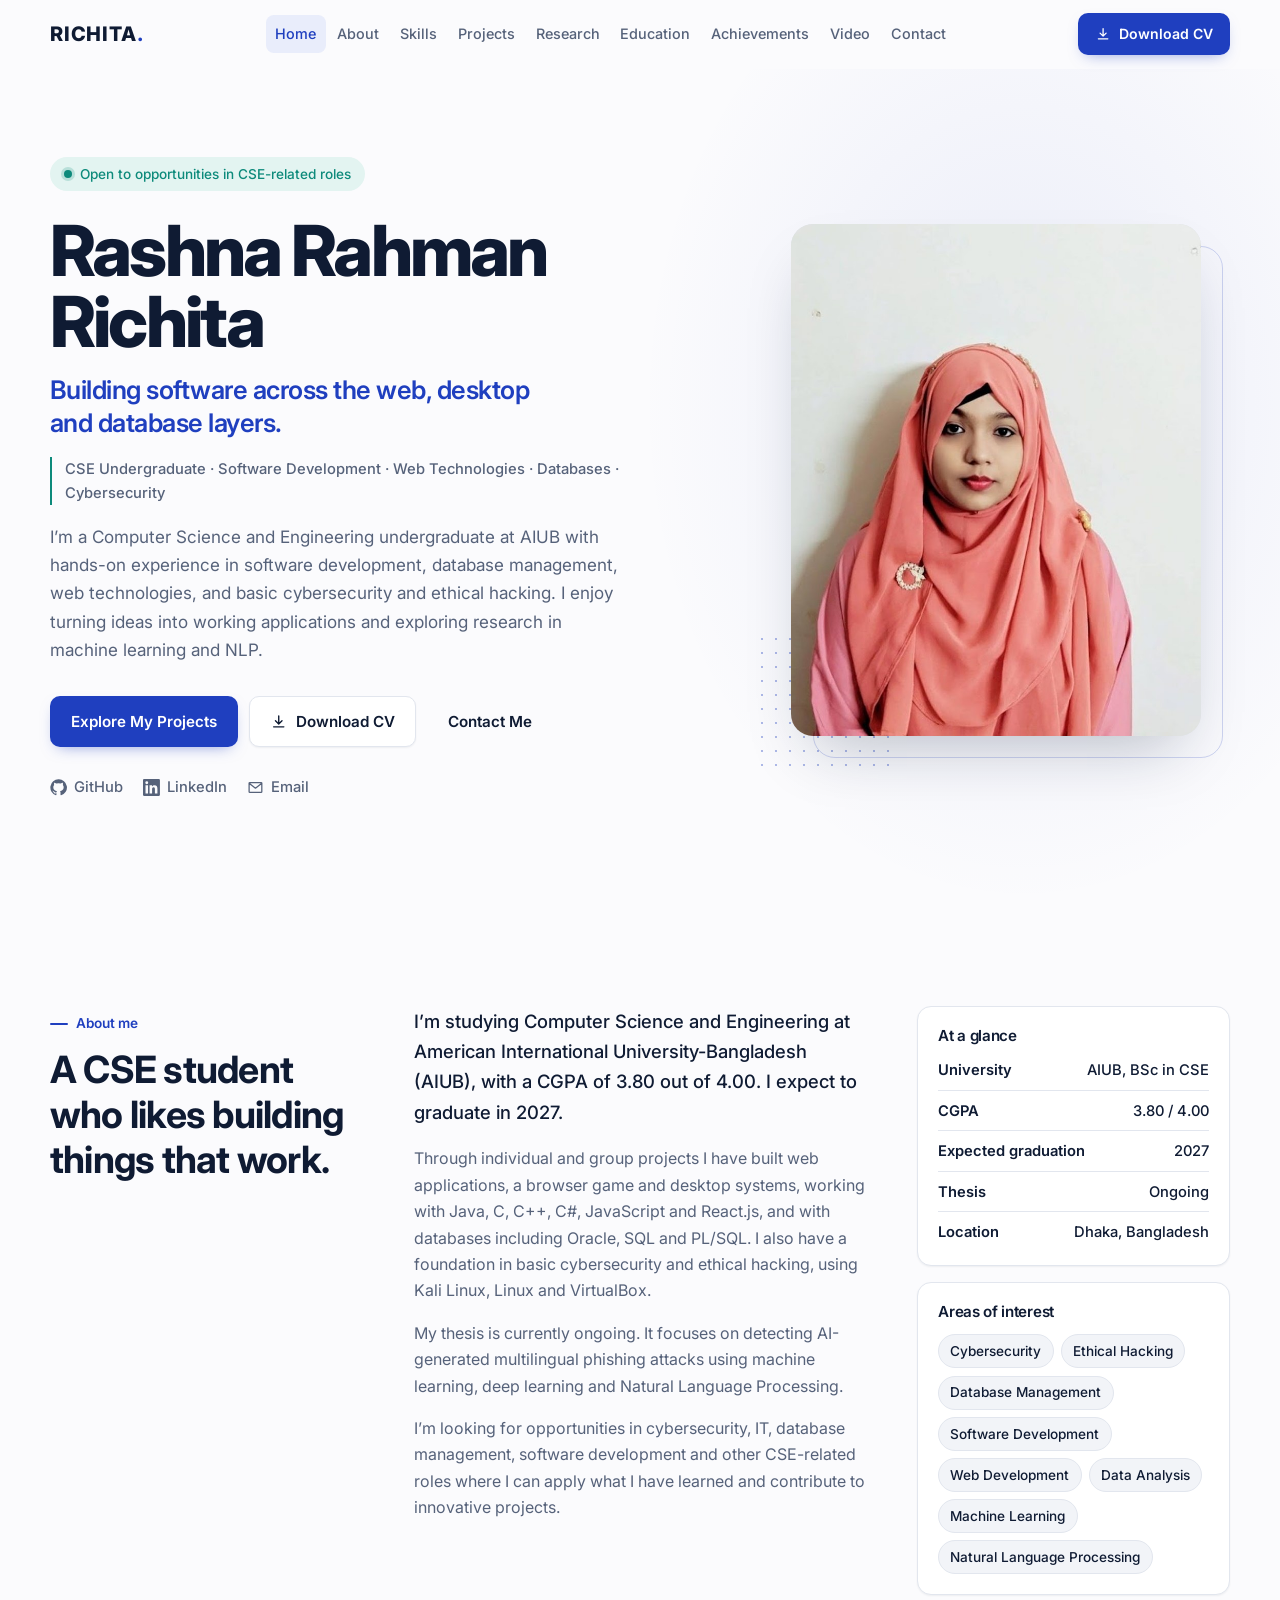
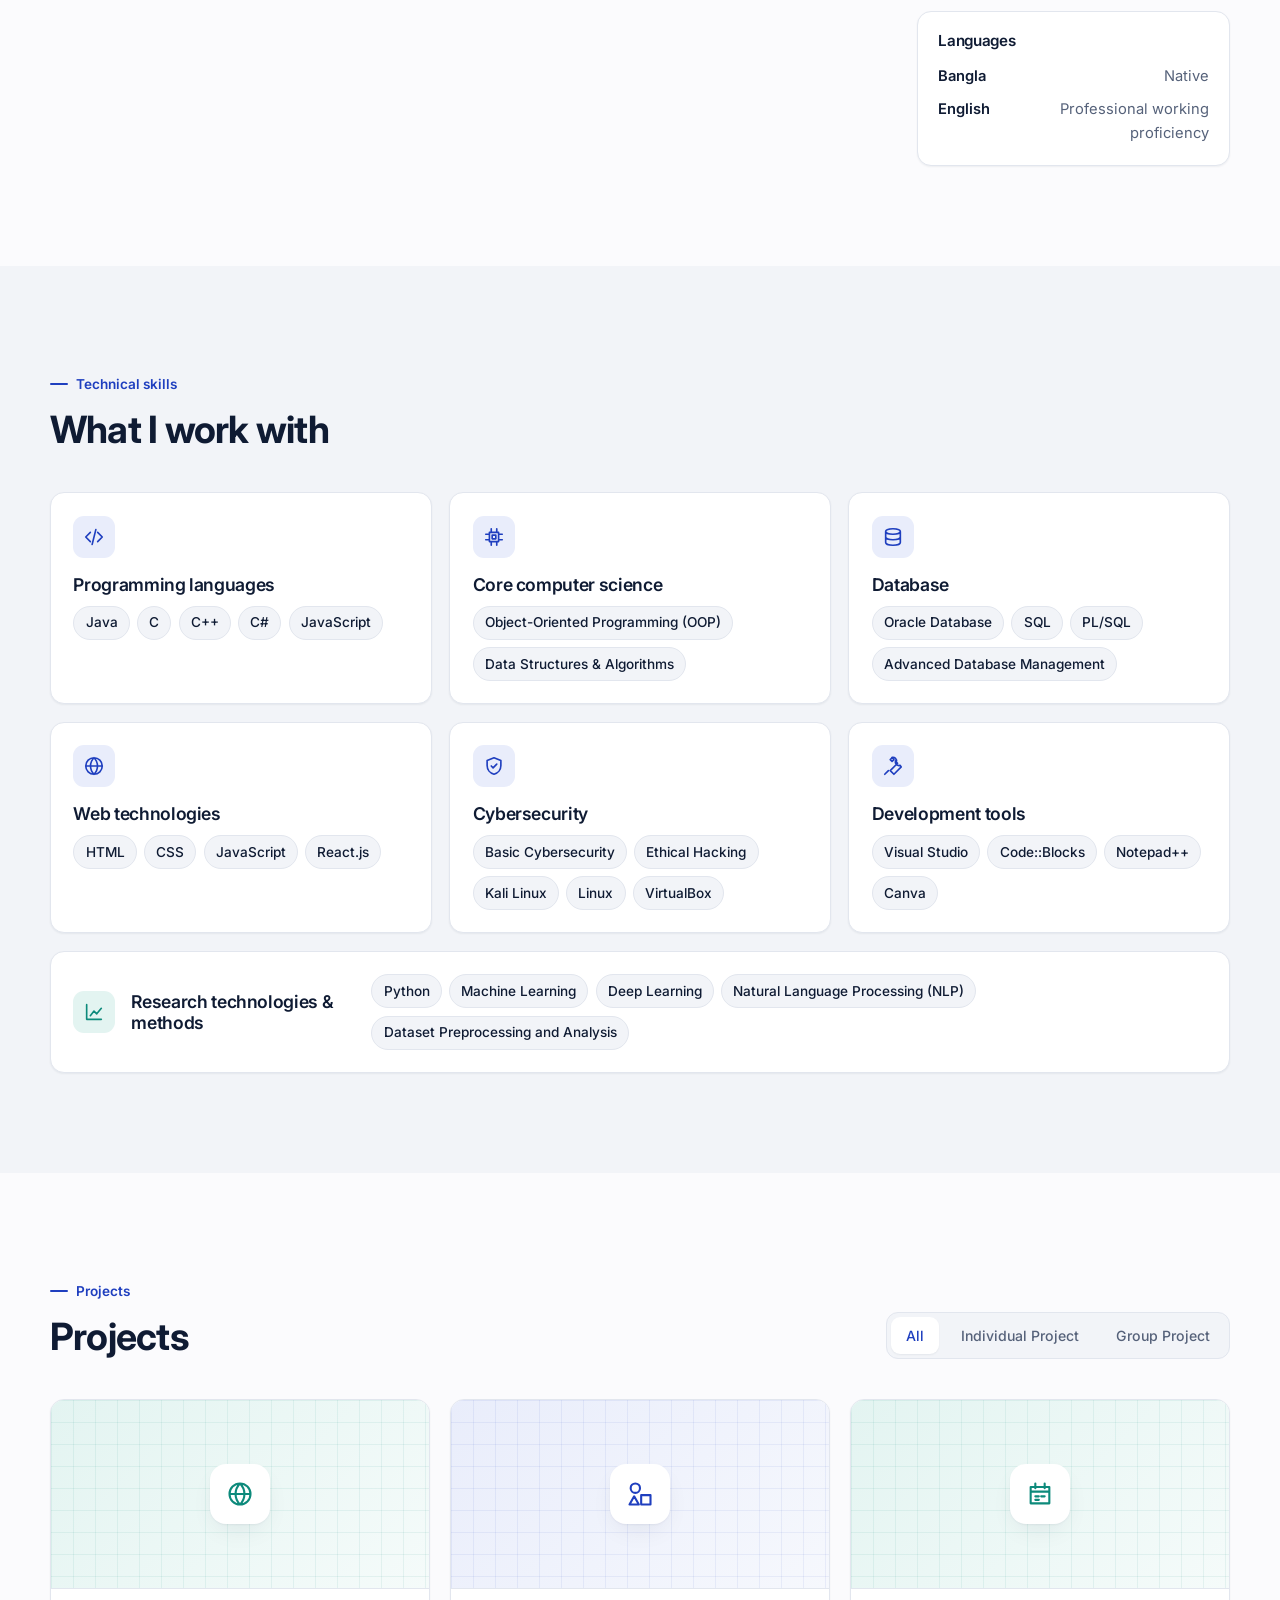
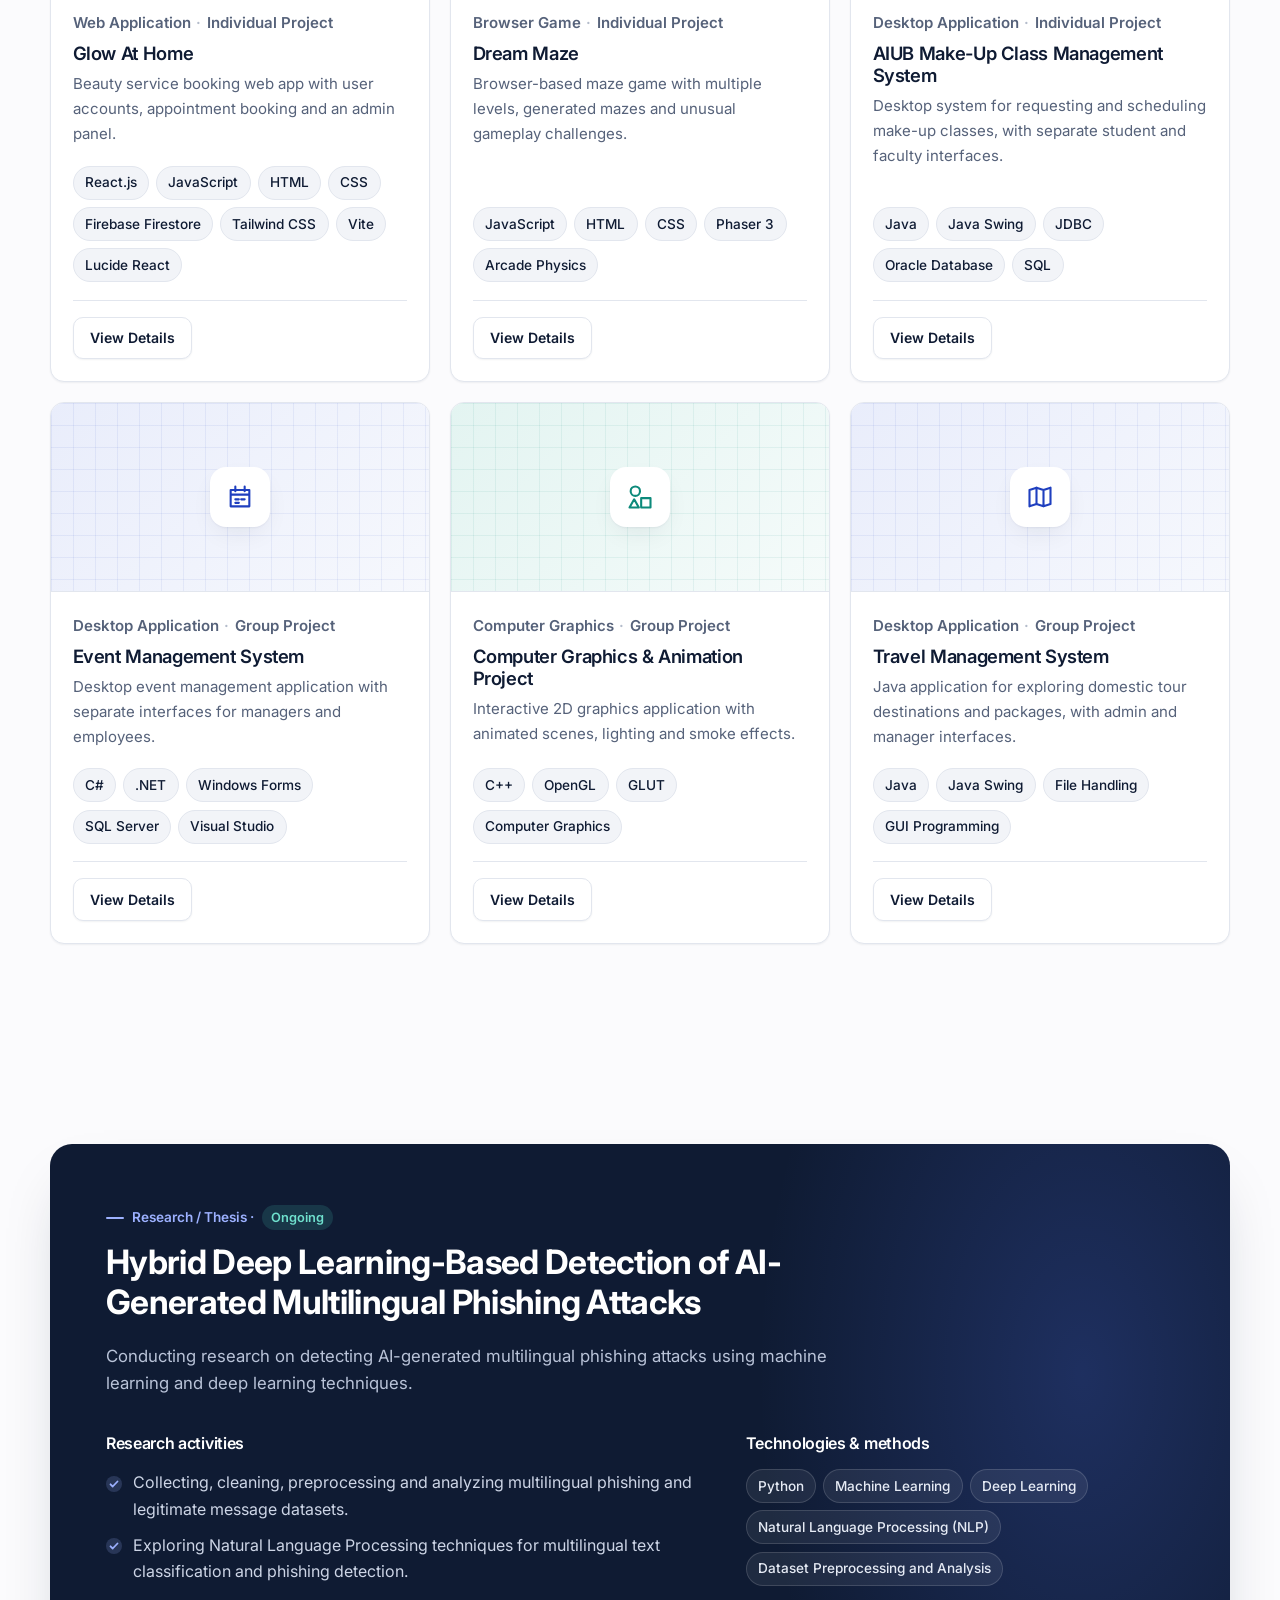
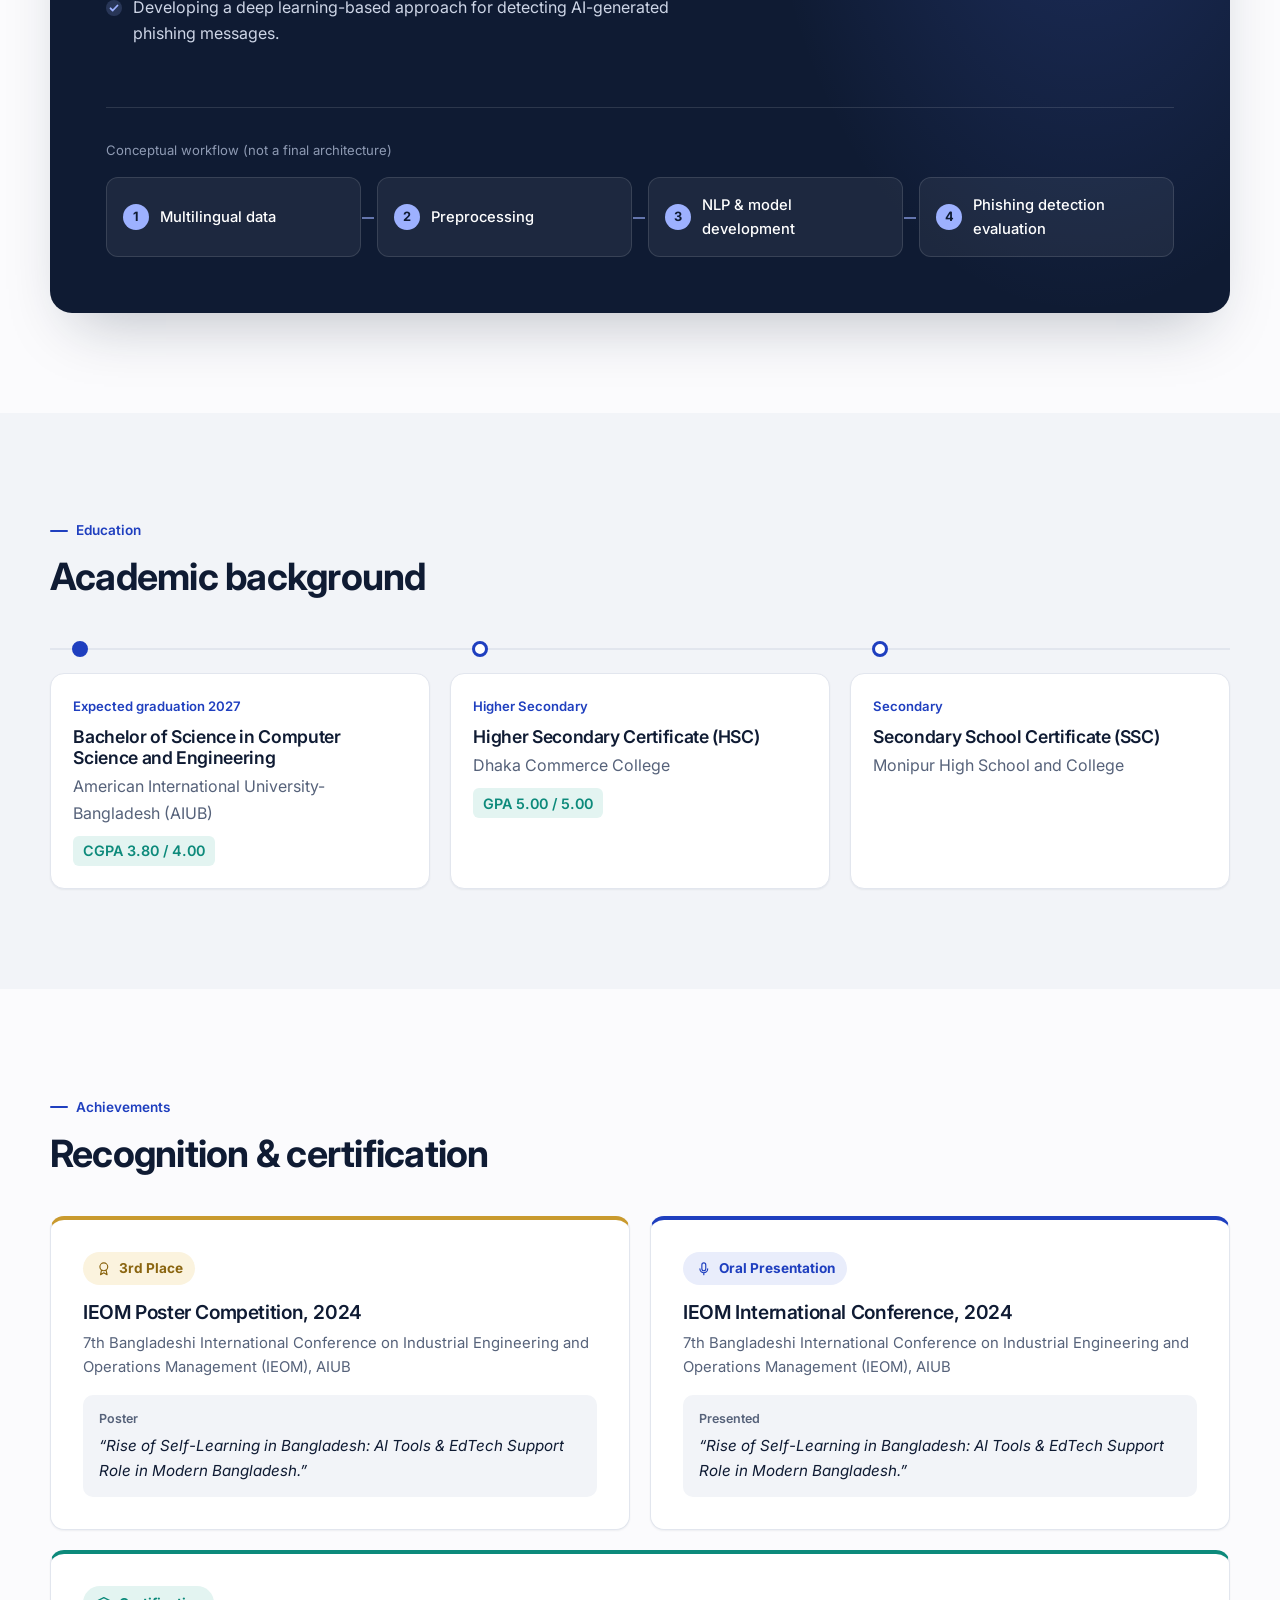
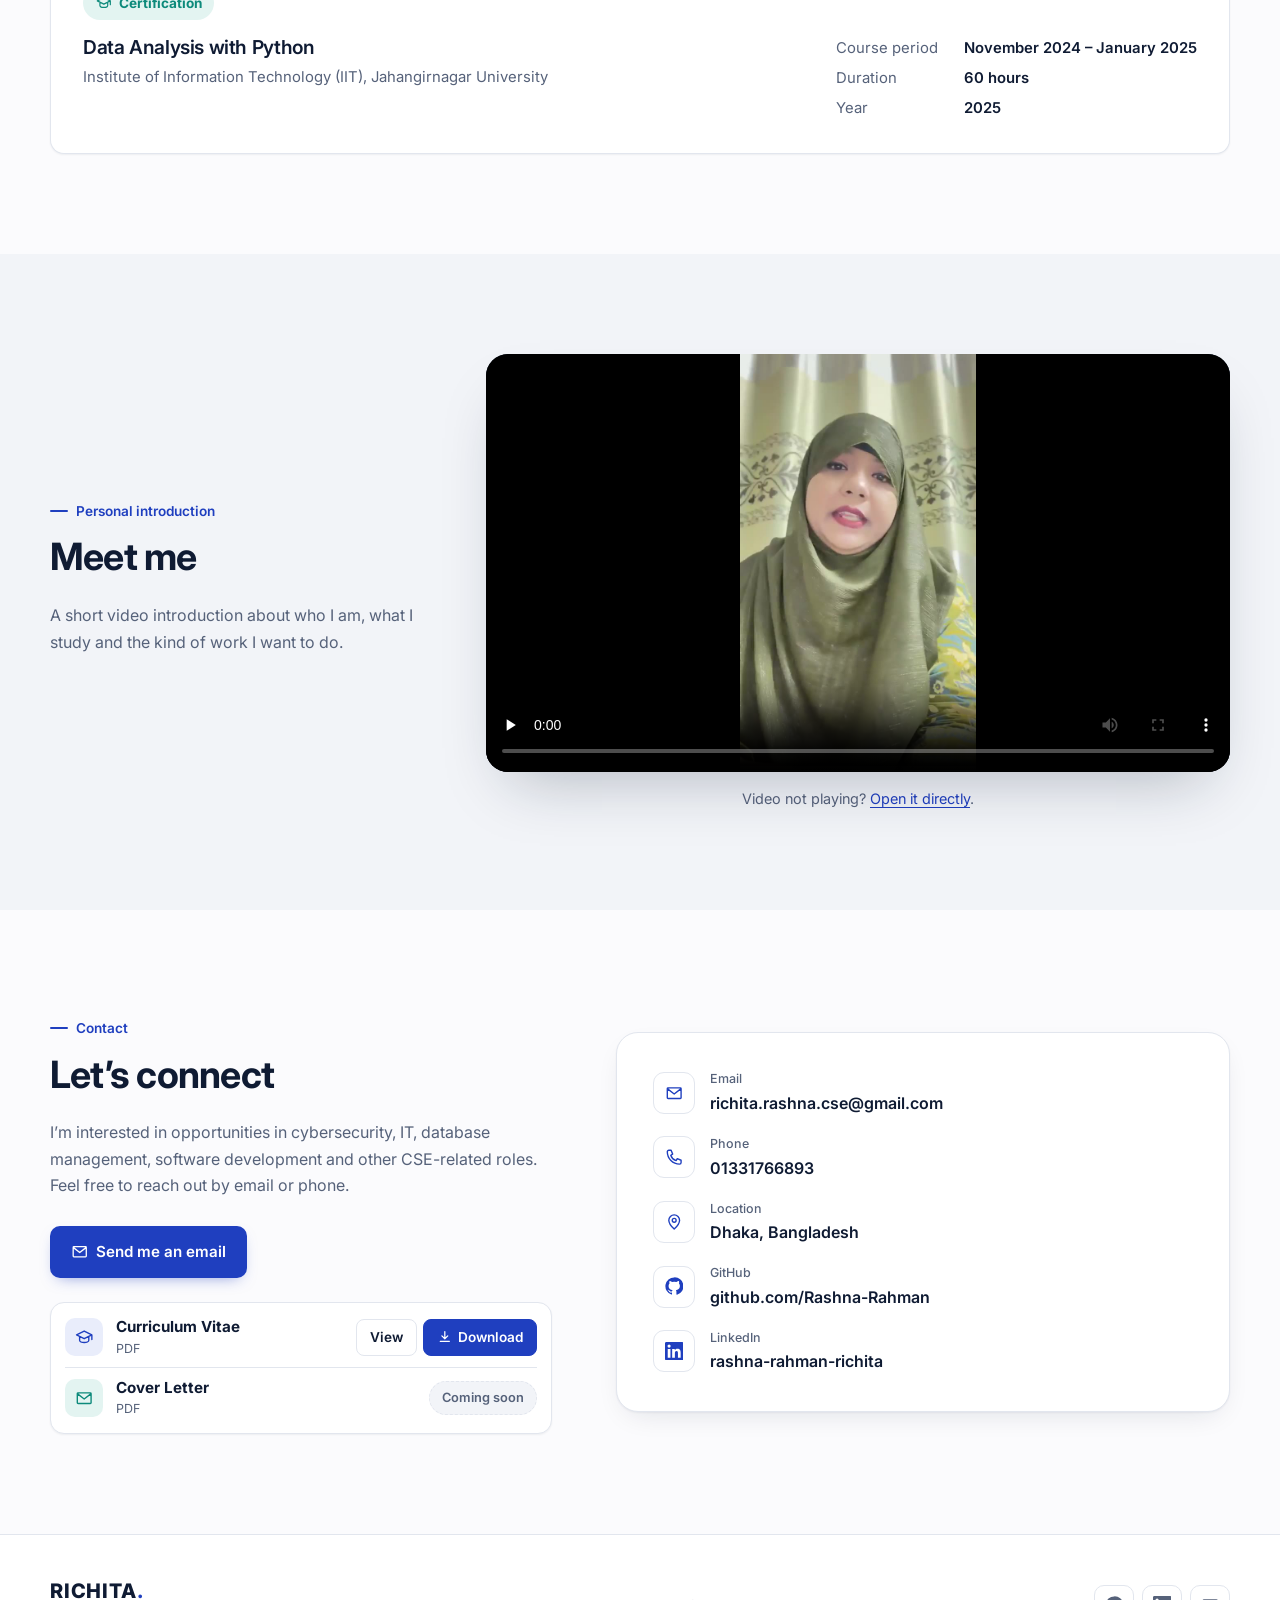
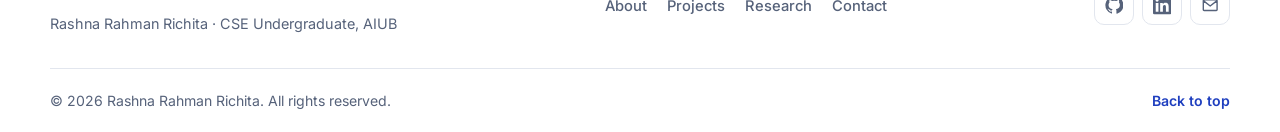
<file: index.html>
<!DOCTYPE html>
<html lang="en">
<head>
  <meta charset="UTF-8">
  <meta name="viewport" content="width=device-width, initial-scale=1">
  <title>Rashna Rahman Richita | CSE Undergraduate, AIUB</title>
  <meta name="description" content="Portfolio of Rashna Rahman Richita, Computer Science and Engineering undergraduate at AIUB with interests in software development, web technologies, databases and cybersecurity.">

  <!-- Open Graph (edit these if you change your name or host the site) -->
  <meta property="og:type" content="website">
  <meta property="og:title" content="Rashna Rahman Richita | CSE Undergraduate">
  <meta property="og:description" content="Software development, web technologies, databases, cybersecurity and research on multilingual phishing detection.">
  <meta property="og:image" content="profile.jpg">

  <link rel="icon" type="image/svg+xml" href="favicon.svg">

  <!-- Font: Inter. If offline, system fonts are used automatically. -->
  <link rel="preconnect" href="https://fonts.googleapis.com">
  <link rel="preconnect" href="https://fonts.gstatic.com" crossorigin>
  <link href="https://fonts.googleapis.com/css2?family=Inter:wght@400;500;600;700;800&display=swap" rel="stylesheet">

  <link rel="stylesheet" href="style.css?v=3">
  <script>document.documentElement.classList.add("js");</script>
</head>
<body>

<!-- ============ ICON SET (inline SVG, no external library needed) ============ -->
<svg width="0" height="0" style="position:absolute" aria-hidden="true">
  <symbol id="i-github" viewBox="0 0 24 24"><path fill="currentColor" d="M12 .5a11.5 11.5 0 0 0-3.64 22.41c.58.11.79-.25.79-.56v-2c-3.2.7-3.88-1.37-3.88-1.37-.53-1.33-1.28-1.69-1.28-1.69-1.05-.71.08-.7.08-.7 1.16.08 1.77 1.19 1.77 1.19 1.03 1.77 2.71 1.26 3.37.96.1-.75.4-1.26.73-1.55-2.56-.29-5.25-1.28-5.25-5.69 0-1.26.45-2.29 1.19-3.1-.12-.29-.52-1.46.11-3.05 0 0 .97-.31 3.17 1.18a11 11 0 0 1 5.77 0c2.2-1.49 3.17-1.18 3.17-1.18.63 1.59.23 2.76.11 3.05.74.81 1.19 1.84 1.19 3.1 0 4.42-2.7 5.39-5.27 5.68.41.36.78 1.06.78 2.14v3.17c0 .31.21.68.8.56A11.5 11.5 0 0 0 12 .5Z"/></symbol>
  <symbol id="i-linkedin" viewBox="0 0 24 24"><path fill="currentColor" d="M20.45 20.45h-3.56v-5.57c0-1.33-.02-3.04-1.85-3.04-1.86 0-2.14 1.45-2.14 2.94v5.67H9.35V9h3.41v1.56h.05c.48-.9 1.64-1.85 3.37-1.85 3.6 0 4.27 2.37 4.27 5.46v6.28ZM5.34 7.43a2.06 2.06 0 1 1 0-4.13 2.06 2.06 0 0 1 0 4.13ZM7.12 20.45H3.56V9h3.56v11.45ZM22.22 0H1.77C.79 0 0 .77 0 1.73v20.54C0 23.23.79 24 1.77 24h20.45c.98 0 1.78-.77 1.78-1.73V1.73C24 .77 23.2 0 22.22 0Z"/></symbol>
  <symbol id="i-mail" viewBox="0 0 24 24"><path fill="none" stroke="currentColor" stroke-width="1.8" stroke-linecap="round" stroke-linejoin="round" d="M4 5h16a1 1 0 0 1 1 1v12a1 1 0 0 1-1 1H4a1 1 0 0 1-1-1V6a1 1 0 0 1 1-1Zm-1 1 9 7 9-7"/></symbol>
  <symbol id="i-phone" viewBox="0 0 24 24"><path fill="none" stroke="currentColor" stroke-width="1.8" stroke-linecap="round" stroke-linejoin="round" d="M5 3h3l2 5-2.5 1.5a11 11 0 0 0 7 7L16 14l5 2v3a2 2 0 0 1-2 2A16 16 0 0 1 3 5a2 2 0 0 1 2-2Z"/></symbol>
  <symbol id="i-pin" viewBox="0 0 24 24"><path fill="none" stroke="currentColor" stroke-width="1.8" stroke-linecap="round" stroke-linejoin="round" d="M12 21s-7-6.2-7-11.5a7 7 0 0 1 14 0C19 14.8 12 21 12 21Zm0-9a2.5 2.5 0 1 0 0-5 2.5 2.5 0 0 0 0 5Z"/></symbol>
  <symbol id="i-download" viewBox="0 0 24 24"><path fill="none" stroke="currentColor" stroke-width="1.9" stroke-linecap="round" stroke-linejoin="round" d="M12 4v11m0 0-4.5-4.5M12 15l4.5-4.5M5 19h14"/></symbol>
  <symbol id="i-code" viewBox="0 0 24 24"><path fill="none" stroke="currentColor" stroke-width="1.8" stroke-linecap="round" stroke-linejoin="round" d="m8 7-5 5 5 5m8-10 5 5-5 5M14 4l-4 16"/></symbol>
  <symbol id="i-cpu" viewBox="0 0 24 24"><path fill="none" stroke="currentColor" stroke-width="1.8" stroke-linecap="round" stroke-linejoin="round" d="M7 7h10v10H7zM10 10h4v4h-4zM9 3v4m6-4v4M9 17v4m6-4v4M3 9h4m-4 6h4m10-6h4m-4 6h4"/></symbol>
  <symbol id="i-db" viewBox="0 0 24 24"><path fill="none" stroke="currentColor" stroke-width="1.8" stroke-linecap="round" stroke-linejoin="round" d="M4 6c0-1.66 3.58-3 8-3s8 1.34 8 3-3.58 3-8 3-8-1.34-8-3Zm0 0v12c0 1.66 3.58 3 8 3s8-1.34 8-3V6M4 12c0 1.66 3.58 3 8 3s8-1.34 8-3"/></symbol>
  <symbol id="i-globe" viewBox="0 0 24 24"><path fill="none" stroke="currentColor" stroke-width="1.8" stroke-linecap="round" stroke-linejoin="round" d="M12 21a9 9 0 1 0 0-18 9 9 0 0 0 0 18Zm-9-9h18M12 3c2.5 2.5 3.8 5.5 3.8 9S14.5 18.5 12 21c-2.5-2.5-3.8-5.5-3.8-9S9.5 5.5 12 3Z"/></symbol>
  <symbol id="i-shield" viewBox="0 0 24 24"><path fill="none" stroke="currentColor" stroke-width="1.8" stroke-linecap="round" stroke-linejoin="round" d="M12 3 4.5 6v5.5c0 4.6 3.1 8.4 7.5 9.5 4.4-1.1 7.5-4.9 7.5-9.5V6L12 3Zm-3 9 2 2 4-4"/></symbol>
  <symbol id="i-tool" viewBox="0 0 24 24"><path fill="none" stroke="currentColor" stroke-width="1.8" stroke-linecap="round" stroke-linejoin="round" d="M14.7 6.3a4 4 0 0 0 5 5L21 13l-8 8-4-4 8-8-1.3-1.3a4 4 0 0 0-5-5L13 5l-2 2-2-2 2.3-2.3M3 21l4-4"/></symbol>
  <symbol id="i-chart" viewBox="0 0 24 24"><path fill="none" stroke="currentColor" stroke-width="1.8" stroke-linecap="round" stroke-linejoin="round" d="M4 20V4m0 16h16M8 16l4-5 3 3 5-6"/></symbol>
  <symbol id="i-calendar" viewBox="0 0 24 24"><path fill="none" stroke="currentColor" stroke-width="1.8" stroke-linecap="round" stroke-linejoin="round" d="M4 6h16v14H4zM4 10h16M8 3v4m8-4v4M8 14h3m2 0h3m-8 3h3"/></symbol>
  <symbol id="i-shapes" viewBox="0 0 24 24"><path fill="none" stroke="currentColor" stroke-width="1.8" stroke-linecap="round" stroke-linejoin="round" d="M8 11a4 4 0 1 0 0-8 4 4 0 0 0 0 8Zm5 2h8v8h-8zM3 21l4-7 4 7z"/></symbol>
  <symbol id="i-map" viewBox="0 0 24 24"><path fill="none" stroke="currentColor" stroke-width="1.8" stroke-linecap="round" stroke-linejoin="round" d="m3 6 6-2 6 2 6-2v14l-6 2-6-2-6 2V6Zm6-2v14m6-12v14"/></symbol>
  <symbol id="i-award" viewBox="0 0 24 24"><path fill="none" stroke="currentColor" stroke-width="1.8" stroke-linecap="round" stroke-linejoin="round" d="M12 15a6 6 0 1 0 0-12 6 6 0 0 0 0 12Zm-3.5-1L7 21l5-3 5 3-1.5-7"/></symbol>
  <symbol id="i-mic" viewBox="0 0 24 24"><path fill="none" stroke="currentColor" stroke-width="1.8" stroke-linecap="round" stroke-linejoin="round" d="M12 3a3 3 0 0 0-3 3v6a3 3 0 0 0 6 0V6a3 3 0 0 0-3-3Zm-6 9a6 6 0 0 0 12 0m-6 6v3"/></symbol>
  <symbol id="i-bag" viewBox="0 0 24 24"><path fill="none" stroke="currentColor" stroke-width="1.8" stroke-linecap="round" stroke-linejoin="round" d="M5 8h14l-1 12H6L5 8Zm4 0V6a3 3 0 0 1 6 0v2"/></symbol>
  <symbol id="i-play" viewBox="0 0 24 24"><path fill="currentColor" d="M8 5.5v13a1 1 0 0 0 1.5.86l10.5-6.5a1 1 0 0 0 0-1.72L9.5 4.64A1 1 0 0 0 8 5.5Z"/></symbol>
  <symbol id="i-close" viewBox="0 0 24 24"><path fill="none" stroke="currentColor" stroke-width="2" stroke-linecap="round" d="M6 6l12 12M18 6 6 18"/></symbol>
  <symbol id="i-arrow-up" viewBox="0 0 24 24"><path fill="none" stroke="currentColor" stroke-width="2" stroke-linecap="round" stroke-linejoin="round" d="M12 19V5m-6 6 6-6 6 6"/></symbol>
  <symbol id="i-cap" viewBox="0 0 24 24"><path fill="none" stroke="currentColor" stroke-width="1.8" stroke-linecap="round" stroke-linejoin="round" d="M2 9l10-5 10 5-10 5L2 9Zm4 2v5c0 1.5 2.7 3 6 3s6-1.5 6-3v-5m4-2v6"/></symbol>
</svg>

<a class="skip-link" href="#main">Skip to content</a>

<!-- ======================= HEADER ======================= -->
<header class="header" id="header">
  <nav class="nav container" aria-label="Main">
    <a href="#home" class="wordmark" aria-label="Richita, back to top">RICHITA<span>.</span></a>

    <ul class="nav-links" id="nav-links">
      <li><a href="#home">Home</a></li>
      <li><a href="#about">About</a></li>
      <li><a href="#skills">Skills</a></li>
      <li><a href="#projects">Projects</a></li>
      <li><a href="#research">Research</a></li>
      <li><a href="#education">Education</a></li>
      <li><a href="#achievements">Achievements</a></li>
      <li><a href="#meet-me">Video</a></li>
      <li><a href="#contact">Contact</a></li>
      <li class="nav-cv-mobile"><a class="btn btn-primary btn-block" href="CV.pdf" download="Rashna_Rahman_Richita_CV.pdf" data-download>Download CV</a></li>
    </ul>

    <div class="nav-actions">
      <a class="btn btn-primary btn-sm nav-cv" href="CV.pdf" download="Rashna_Rahman_Richita_CV.pdf" data-download aria-label="Download CV (PDF)">
        <svg class="icon" aria-hidden="true"><use href="#i-download"/></svg>Download CV
      </a>
      <button class="menu-btn" id="menu-btn" type="button" aria-expanded="false" aria-controls="nav-links">
        <span class="menu-bar" aria-hidden="true"></span>
        <span class="sr-only">Open menu</span>
      </button>
    </div>
  </nav>
</header>

<main id="main">

  <!-- ======================= HERO ======================= -->
  <section class="hero" id="home">
    <div class="container hero-grid">
      <div class="hero-copy">
        <p class="availability"><span class="dot" aria-hidden="true"></span>Open to opportunities in CSE-related roles</p>
        <h1 class="hero-title">Rashna Rahman Richita</h1>
        <p class="hero-headline">Building software across the web, desktop and database layers.</p>
        <p class="hero-label">CSE Undergraduate · Software Development · Web Technologies · Databases · Cybersecurity</p>
        <p class="hero-text">
          I’m a Computer Science and Engineering undergraduate at AIUB with hands-on experience in
          software development, database management, web technologies, and basic cybersecurity and
          ethical hacking. I enjoy turning ideas into working applications and exploring research in
          machine learning and NLP.
        </p>

        <div class="hero-actions">
          <a href="#projects" class="btn btn-primary">Explore My Projects</a>
          <a href="CV.pdf" download="Rashna_Rahman_Richita_CV.pdf" data-download class="btn btn-outline">
            <svg class="icon" aria-hidden="true"><use href="#i-download"/></svg>Download CV
          </a>
          <!-- Cover letter button: appears automatically once DOCUMENTS.coverLetter is set in script.js -->
          <a href="Cover_Letter.pdf" download="Rashna_Rahman_Richita_Cover_Letter.pdf" data-download data-doc="cover" class="btn btn-outline" hidden>
            <svg class="icon" aria-hidden="true"><use href="#i-mail"/></svg>Cover Letter
          </a>
          <a href="#contact" class="btn btn-ghost">Contact Me</a>
        </div>

        <ul class="hero-social" aria-label="Profiles">
          <li><a data-config="github" href="#" target="_blank" rel="noopener" aria-label="GitHub profile"><svg class="icon" aria-hidden="true"><use href="#i-github"/></svg>GitHub</a></li>
          <li><a data-config="linkedin" href="#" target="_blank" rel="noopener" aria-label="LinkedIn profile"><svg class="icon" aria-hidden="true"><use href="#i-linkedin"/></svg>LinkedIn</a></li>
          <li><a data-config="email" href="#" aria-label="Send an email"><svg class="icon" aria-hidden="true"><use href="#i-mail"/></svg>Email</a></li>
        </ul>
      </div>

      <div class="hero-visual">
        <div class="portrait">
          <!-- Replace profile.jpg to change your photo -->
          <img src="profile.jpg" alt="Portrait of Rashna Rahman Richita" width="800" height="1000">
        </div>
      </div>
    </div>
  </section>

  <!-- ======================= ABOUT ======================= -->
  <section class="section" id="about" aria-labelledby="about-title">
    <div class="container about-grid">
      <div class="reveal">
        <p class="eyebrow">About me</p>
        <h2 id="about-title">A CSE student who likes building things that work.</h2>
      </div>

      <div class="about-text reveal">
        <p class="lead">I’m studying Computer Science and Engineering at American International University-Bangladesh (AIUB), with a CGPA of 3.80 out of 4.00. I expect to graduate in 2027.</p>
        <p>Through individual and group projects I have built web applications, a browser game and desktop systems, working with Java, C, C++, C#, JavaScript and React.js, and with databases including Oracle, SQL and PL/SQL. I also have a foundation in basic cybersecurity and ethical hacking, using Kali Linux, Linux and VirtualBox.</p>
        <p>My thesis is currently ongoing. It focuses on detecting AI-generated multilingual phishing attacks using machine learning, deep learning and Natural Language Processing.</p>
        <p>I’m looking for opportunities in cybersecurity, IT, database management, software development and other CSE-related roles where I can apply what I have learned and contribute to innovative projects.</p>
      </div>

      <div class="about-side reveal">
        <div class="mini-card">
          <h3>At a glance</h3>
          <dl class="lang glance">
            <div><dt>University</dt><dd>AIUB, BSc in CSE</dd></div>
            <div><dt>CGPA</dt><dd>3.80 / 4.00</dd></div>
            <div><dt>Expected graduation</dt><dd>2027</dd></div>
            <div><dt>Thesis</dt><dd>Ongoing</dd></div>
            <div><dt>Location</dt><dd>Dhaka, Bangladesh</dd></div>
          </dl>
        </div>
        <div class="mini-card">
          <h3>Areas of interest</h3>
          <ul class="chips">
            <li>Cybersecurity</li><li>Ethical Hacking</li><li>Database Management</li>
            <li>Software Development</li><li>Web Development</li><li>Data Analysis</li>
            <li>Machine Learning</li><li>Natural Language Processing</li>
          </ul>
        </div>
        <div class="mini-card">
          <h3>Languages</h3>
          <dl class="lang">
            <div><dt>Bangla</dt><dd>Native</dd></div>
            <div><dt>English</dt><dd>Professional working proficiency</dd></div>
          </dl>
        </div>
      </div>
    </div>
  </section>

  <!-- ======================= SKILLS ======================= -->
  <!-- To edit skills: change the <li> items inside each card. Copy a whole .skill-card to add a category. -->
  <section class="section section-alt" id="skills" aria-labelledby="skills-title">
    <div class="container">
      <div class="section-head reveal">
        <p class="eyebrow">Technical skills</p>
        <h2 id="skills-title">What I work with</h2>
      </div>

      <div class="skills-grid">
        <article class="skill-card reveal">
          <div class="skill-icon"><svg class="icon" aria-hidden="true"><use href="#i-code"/></svg></div>
          <h3>Programming languages</h3>
          <ul class="chips"><li>Java</li><li>C</li><li>C++</li><li>C#</li><li>JavaScript</li></ul>
        </article>
        <article class="skill-card reveal">
          <div class="skill-icon"><svg class="icon" aria-hidden="true"><use href="#i-cpu"/></svg></div>
          <h3>Core computer science</h3>
          <ul class="chips"><li>Object-Oriented Programming (OOP)</li><li>Data Structures &amp; Algorithms</li></ul>
        </article>
        <article class="skill-card reveal">
          <div class="skill-icon"><svg class="icon" aria-hidden="true"><use href="#i-db"/></svg></div>
          <h3>Database</h3>
          <ul class="chips"><li>Oracle Database</li><li>SQL</li><li>PL/SQL</li><li>Advanced Database Management</li></ul>
        </article>
        <article class="skill-card reveal">
          <div class="skill-icon"><svg class="icon" aria-hidden="true"><use href="#i-globe"/></svg></div>
          <h3>Web technologies</h3>
          <ul class="chips"><li>HTML</li><li>CSS</li><li>JavaScript</li><li>React.js</li></ul>
        </article>
        <article class="skill-card reveal">
          <div class="skill-icon"><svg class="icon" aria-hidden="true"><use href="#i-shield"/></svg></div>
          <h3>Cybersecurity</h3>
          <ul class="chips"><li>Basic Cybersecurity</li><li>Ethical Hacking</li><li>Kali Linux</li><li>Linux</li><li>VirtualBox</li></ul>
        </article>
        <article class="skill-card reveal">
          <div class="skill-icon"><svg class="icon" aria-hidden="true"><use href="#i-tool"/></svg></div>
          <h3>Development tools</h3>
          <ul class="chips"><li>Visual Studio</li><li>Code::Blocks</li><li>Notepad++</li><li>Canva</li></ul>
        </article>
        <article class="skill-card skill-card-wide reveal">
          <div class="skill-icon skill-icon-teal"><svg class="icon" aria-hidden="true"><use href="#i-chart"/></svg></div>
          <h3>Research technologies &amp; methods</h3>
          <ul class="chips"><li>Python</li><li>Machine Learning</li><li>Deep Learning</li><li>Natural Language Processing (NLP)</li><li>Dataset Preprocessing and Analysis</li></ul>
        </article>
      </div>
    </div>
  </section>

  <!-- ======================= PROJECTS ======================= -->
  <!-- Project cards are generated from the PROJECTS list at the top of script.js -->
  <section class="section" id="projects" aria-labelledby="projects-title">
    <div class="container">
      <div class="section-head section-head-row reveal">
        <div>
          <p class="eyebrow">Projects</p>
          <h2 id="projects-title">Projects</h2>
        </div>
        <div class="filters" id="filters" role="group" aria-label="Filter projects by type"></div>
      </div>

      <div class="project-grid" id="project-grid"></div>
      <p class="empty-state" id="empty-state" hidden>No projects in this category yet.</p>
      <noscript><p class="empty-state">Please enable JavaScript to view the project cards.</p></noscript>
    </div>
  </section>

  <!-- Project details popup (filled in by script.js) -->
  <dialog class="modal" id="project-modal" aria-labelledby="modal-title">
    <div class="modal-inner">
      <button class="modal-close" type="button" id="modal-close" aria-label="Close project details">
        <svg class="icon" aria-hidden="true"><use href="#i-close"/></svg>
      </button>
      <div class="modal-head">
        <div class="project-icon" id="modal-icon"></div>
        <div>
          <p class="project-meta" id="modal-meta"></p>
          <h3 id="modal-title"></h3>
        </div>
      </div>
      <p id="modal-desc"></p>
      <h4>Highlights</h4>
      <ul class="modal-list" id="modal-highlights"></ul>
      <h4>Technologies</h4>
      <ul class="chips" id="modal-tech"></ul>
      <div class="modal-links" id="modal-links"></div>
    </div>
  </dialog>

  <!-- ======================= RESEARCH ======================= -->
  <section class="section research" id="research" aria-labelledby="research-title">
    <div class="container">
      <div class="research-card reveal">
        <div class="research-head">
          <p class="eyebrow eyebrow-light">Research / Thesis · <span class="status">Ongoing</span></p>
          <h2 id="research-title">Hybrid Deep Learning-Based Detection of AI-Generated Multilingual Phishing Attacks</h2>
          <p class="research-focus">Conducting research on detecting AI-generated multilingual phishing attacks using machine learning and deep learning techniques.</p>
        </div>

        <div class="research-body">
          <div>
            <h3>Research activities</h3>
            <ul class="check-list">
              <li>Collecting, cleaning, preprocessing and analyzing multilingual phishing and legitimate message datasets.</li>
              <li>Exploring Natural Language Processing techniques for multilingual text classification and phishing detection.</li>
              <li>Developing a deep learning-based approach for detecting AI-generated phishing messages.</li>
            </ul>
          </div>
          <div>
            <h3>Technologies &amp; methods</h3>
            <ul class="chips chips-light">
              <li>Python</li><li>Machine Learning</li><li>Deep Learning</li><li>Natural Language Processing (NLP)</li><li>Dataset Preprocessing and Analysis</li>
            </ul>
          </div>
        </div>

        <figure class="flow">
          <figcaption>Conceptual workflow (not a final architecture)</figcaption>
          <ol>
            <li><span>1</span>Multilingual data</li>
            <li><span>2</span>Preprocessing</li>
            <li><span>3</span>NLP &amp; model development</li>
            <li><span>4</span>Phishing detection evaluation</li>
          </ol>
        </figure>

        <!-- FUTURE: add your abstract, paper PDF or publication link here, e.g.
             <p><a href="thesis.pdf">Read the thesis (PDF)</a></p> -->
      </div>
    </div>
  </section>

  <!-- ======================= EDUCATION ======================= -->
  <section class="section section-alt" id="education" aria-labelledby="education-title">
    <div class="container">
      <div class="section-head reveal">
        <p class="eyebrow">Education</p>
        <h2 id="education-title">Academic background</h2>
      </div>

      <ol class="timeline">
        <li class="timeline-item reveal">
          <div class="tl-card">
            <p class="tl-when">Expected graduation 2027</p>
            <h3>Bachelor of Science in Computer Science and Engineering</h3>
            <p class="tl-school">American International University-Bangladesh (AIUB)</p>
            <p class="tl-score">CGPA 3.80 / 4.00</p>
          </div>
        </li>
        <li class="timeline-item reveal">
          <div class="tl-card">
            <p class="tl-when">Higher Secondary</p>
            <h3>Higher Secondary Certificate (HSC)</h3>
            <p class="tl-school">Dhaka Commerce College</p>
            <p class="tl-score">GPA 5.00 / 5.00</p>
          </div>
        </li>
        <li class="timeline-item reveal">
          <div class="tl-card">
            <p class="tl-when">Secondary</p>
            <h3>Secondary School Certificate (SSC)</h3>
            <p class="tl-school">Monipur High School and College</p>
          </div>
        </li>
      </ol>
    </div>
  </section>

  <!-- ======================= ACHIEVEMENTS & CERTIFICATION ======================= -->
  <section class="section" id="achievements" aria-labelledby="achievements-title">
    <div class="container">
      <div class="section-head reveal">
        <p class="eyebrow">Achievements</p>
        <h2 id="achievements-title">Recognition &amp; certification</h2>
      </div>

      <div class="ach-grid">
        <article class="ach-card ach-award reveal">
          <div class="ach-badge"><svg class="icon" aria-hidden="true"><use href="#i-award"/></svg>3rd Place</div>
          <h3>IEOM Poster Competition, 2024</h3>
          <p class="muted">7th Bangladeshi International Conference on Industrial Engineering and Operations Management (IEOM), AIUB</p>
          <p class="ach-title"><span>Poster</span>“Rise of Self-Learning in Bangladesh: AI Tools &amp; EdTech Support Role in Modern Bangladesh.”</p>
        </article>

        <article class="ach-card reveal">
          <div class="ach-badge ach-badge-blue"><svg class="icon" aria-hidden="true"><use href="#i-mic"/></svg>Oral Presentation</div>
          <h3>IEOM International Conference, 2024</h3>
          <p class="muted">7th Bangladeshi International Conference on Industrial Engineering and Operations Management (IEOM), AIUB</p>
          <p class="ach-title"><span>Presented</span>“Rise of Self-Learning in Bangladesh: AI Tools &amp; EdTech Support Role in Modern Bangladesh.”</p>
        </article>

        <article class="ach-card ach-cert reveal" id="certification">
          <div class="ach-badge ach-badge-teal"><svg class="icon" aria-hidden="true"><use href="#i-cap"/></svg>Certification</div>
          <div class="cert-row">
            <div>
              <h3>Data Analysis with Python</h3>
              <p class="muted">Institute of Information Technology (IIT), Jahangirnagar University</p>
            </div>
            <dl class="cert-meta">
              <div><dt>Course period</dt><dd>November 2024 – January 2025</dd></div>
              <div><dt>Duration</dt><dd>60 hours</dd></div>
              <div><dt>Year</dt><dd>2025</dd></div>
            </dl>
          </div>
        </article>
      </div>
    </div>
  </section>

  <!-- ======================= MEET ME (VIDEO) ======================= -->
  <!--
    HOW TO ADD YOUR VIDEO
    Option A (local file): upload your video named introduction.mp4 next to index.html.
    Option B (YouTube): paste the video link into YOUTUBE_URL at the top of script.js.
    Until one of them is set, a "coming soon" placeholder is shown.
  -->
  <section class="section section-alt" id="meet-me" aria-labelledby="video-title">
    <div class="container video-grid">
      <div class="reveal">
        <p class="eyebrow">Personal introduction</p>
        <h2 id="video-title">Meet me</h2>
        <p class="muted">A short video introduction about who I am, what I study and the kind of work I want to do.</p>
      </div>

      <div class="video-col reveal">
      <div class="video-frame" id="video-frame">
        <video id="intro-video" controls playsinline preload="none" poster="video-poster.jpg?v=3" src="introduction.mp4?v=3">
          Your browser cannot play this video. <a href="introduction.mp4?v=3">Open the video</a>.
        </video>
        <div class="video-placeholder" id="video-placeholder" hidden>
          <span class="play-ring" aria-hidden="true"><svg class="icon"><use href="#i-play"/></svg></span>
          <p class="vp-title">My introduction video is coming soon.</p>
          <p class="vp-sub">Check back later for a short personal introduction.</p>
        </div>
      </div>
      <p class="video-help">Video not playing? <a href="introduction.mp4?v=3" target="_blank" rel="noopener">Open it directly</a>.</p>
      </div>
    </div>
  </section>

  <!-- ======================= CONTACT ======================= -->
  <section class="section" id="contact" aria-labelledby="contact-title">
    <div class="container contact-grid">
      <div class="contact-info reveal">
        <p class="eyebrow">Contact</p>
        <h2 id="contact-title">Let’s connect</h2>
        <p class="muted">I’m interested in opportunities in cybersecurity, IT, database management, software development and other CSE-related roles. Feel free to reach out by email or phone.</p>
        <div class="contact-cta">
          <a class="btn btn-primary" data-config="email" href="#"><svg class="icon" aria-hidden="true"><use href="#i-mail"/></svg>Send me an email</a>
        </div>

        <!-- ============ DOCUMENTS (CV + Cover Letter) ============
             CV:           CV.pdf
             Cover letter: save it as Cover_Letter.pdf,
                           then set coverLetter in DOCUMENTS at the top of script.js -->
        <div class="doc-list" aria-label="Documents">
          <div class="doc-row">
            <span class="doc-icon"><svg class="icon" aria-hidden="true"><use href="#i-cap"/></svg></span>
            <div class="doc-name"><strong>Curriculum Vitae</strong><span>PDF</span></div>
            <div class="doc-actions">
              <a class="doc-btn" href="CV.pdf" target="_blank" rel="noopener">View</a>
              <a class="doc-btn doc-btn-primary" href="CV.pdf" download="Rashna_Rahman_Richita_CV.pdf" data-download><svg class="icon" aria-hidden="true"><use href="#i-download"/></svg>Download</a>
            </div>
          </div>
          <div class="doc-row">
            <span class="doc-icon doc-icon-teal"><svg class="icon" aria-hidden="true"><use href="#i-mail"/></svg></span>
            <div class="doc-name"><strong>Cover Letter</strong><span>PDF</span></div>
            <div class="doc-actions" data-doc="cover" hidden>
              <a class="doc-btn" href="Cover_Letter.pdf" target="_blank" rel="noopener">View</a>
              <a class="doc-btn doc-btn-primary" href="Cover_Letter.pdf" download="Rashna_Rahman_Richita_Cover_Letter.pdf" data-download><svg class="icon" aria-hidden="true"><use href="#i-download"/></svg>Download</a>
            </div>
            <span class="doc-pending" data-doc-pending="cover">Coming soon</span>
          </div>
        </div>
      </div>

      <div class="contact-card reveal">
        <ul class="contact-list">
          <li>
            <span class="c-icon"><svg class="icon" aria-hidden="true"><use href="#i-mail"/></svg></span>
            <div><span class="c-label">Email</span><a data-config="email" href="#">richita.rashna.cse@gmail.com</a></div>
          </li>
          <li>
            <span class="c-icon"><svg class="icon" aria-hidden="true"><use href="#i-phone"/></svg></span>
            <div><span class="c-label">Phone</span><a data-config="phone" href="#">01331766893</a></div>
          </li>
          <li>
            <span class="c-icon"><svg class="icon" aria-hidden="true"><use href="#i-pin"/></svg></span>
            <div><span class="c-label">Location</span><span>Dhaka, Bangladesh</span></div>
          </li>
          <li>
            <span class="c-icon"><svg class="icon" aria-hidden="true"><use href="#i-github"/></svg></span>
            <div><span class="c-label">GitHub</span><a data-config="github" href="#" target="_blank" rel="noopener">github.com/Rashna-Rahman</a></div>
          </li>
          <li data-config-row="linkedin">
            <span class="c-icon"><svg class="icon" aria-hidden="true"><use href="#i-linkedin"/></svg></span>
            <div><span class="c-label">LinkedIn</span><a data-config="linkedin" href="#" target="_blank" rel="noopener">rashna-rahman-richita</a></div>
          </li>
        </ul>
      </div>
    </div>
  </section>
</main>

<!-- ======================= FOOTER ======================= -->
<footer class="footer">
  <div class="container footer-grid">
    <div>
      <a href="#home" class="wordmark">RICHITA<span>.</span></a>
      <p class="muted">Rashna Rahman Richita · CSE Undergraduate, AIUB</p>
    </div>
    <nav aria-label="Footer">
      <ul class="footer-links">
        <li><a href="#about">About</a></li>
        <li><a href="#projects">Projects</a></li>
        <li><a href="#research">Research</a></li>
        <li><a href="#contact">Contact</a></li>
      </ul>
    </nav>
    <ul class="footer-social" aria-label="Profiles">
      <li><a data-config="github" href="#" target="_blank" rel="noopener" aria-label="GitHub"><svg class="icon" aria-hidden="true"><use href="#i-github"/></svg></a></li>
      <li><a data-config="linkedin" href="#" target="_blank" rel="noopener" aria-label="LinkedIn"><svg class="icon" aria-hidden="true"><use href="#i-linkedin"/></svg></a></li>
      <li><a data-config="email" href="#" aria-label="Email"><svg class="icon" aria-hidden="true"><use href="#i-mail"/></svg></a></li>
    </ul>
  </div>
  <div class="container footer-bottom">
    <p>© <span id="year">2026</span> Rashna Rahman Richita. All rights reserved.</p>
    <a href="#home" class="to-top-link">Back to top</a>
  </div>
</footer>

<a href="#home" class="to-top" id="to-top" aria-label="Back to top">
  <svg class="icon" aria-hidden="true"><use href="#i-arrow-up"/></svg>
</a>

<p class="toast" id="toast" role="status" aria-live="polite"></p>

<script src="script.js?v=3"></script>
</body>
</html>
</file>
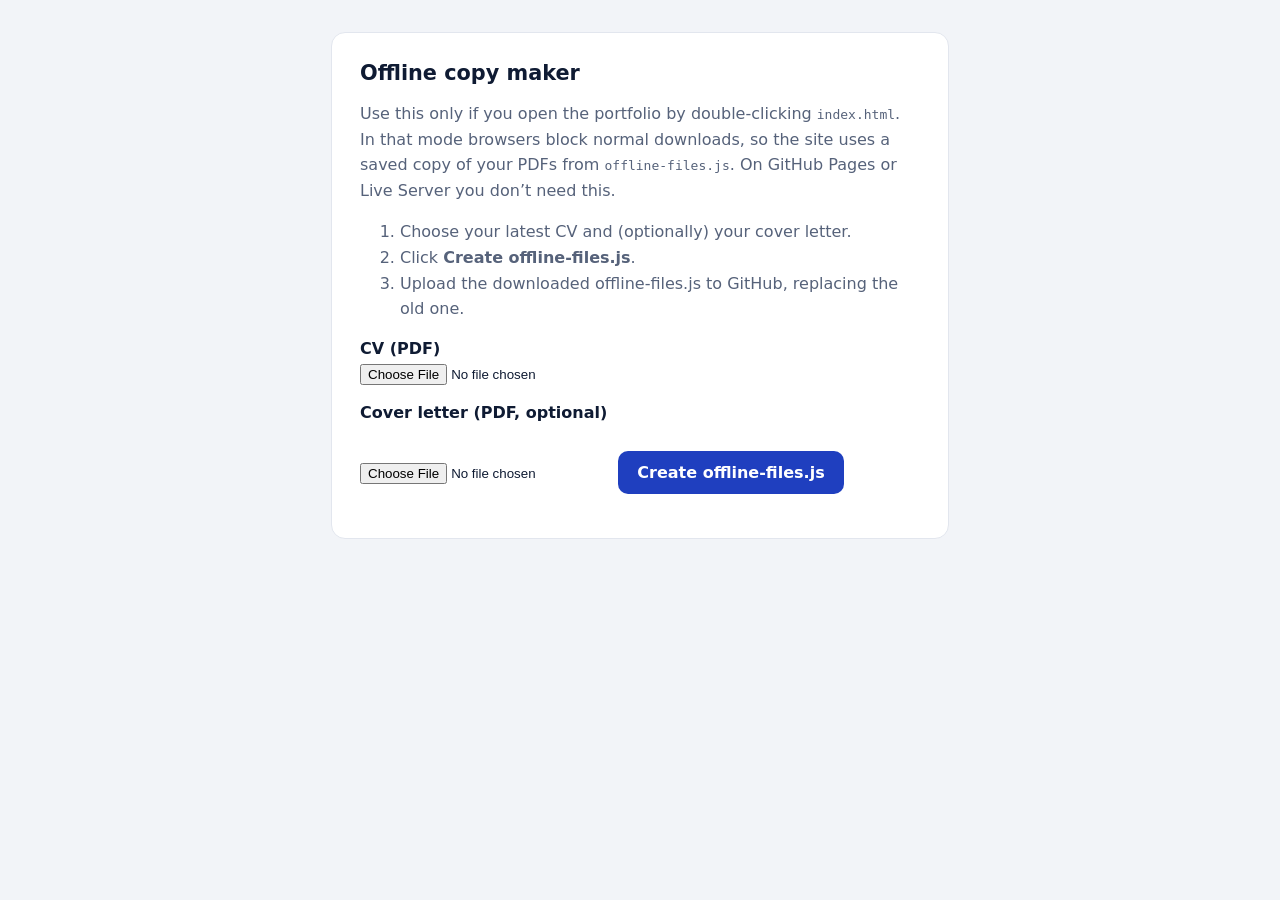
<file: offline-copy-maker.html>
<!DOCTYPE html>
<html lang="en">
<head>
<meta charset="UTF-8">
<meta name="viewport" content="width=device-width, initial-scale=1">
<title>Offline copy maker</title>
<style>
  body { font-family: "Segoe UI", system-ui, sans-serif; background: #f2f4f8; color: #0f1b33; margin: 0; padding: 2rem 1rem; }
  main { max-width: 560px; margin: auto; background: #fff; border: 1px solid #e2e6ee; border-radius: 14px; padding: 1.75rem; }
  h1 { font-size: 1.3rem; margin-top: 0; }
  p, li { color: #56627a; line-height: 1.6; }
  label { display: block; font-weight: 600; margin: 1.1rem 0 0.35rem; }
  button { margin-top: 1.5rem; padding: 0.75rem 1.2rem; border: 0; border-radius: 10px; background: #1f3fbf; color: #fff; font: inherit; font-weight: 600; cursor: pointer; }
  #msg { margin-top: 1rem; font-weight: 500; color: #0d8a7b; }
</style>
</head>
<body>
<main>
  <h1>Offline copy maker</h1>
  <p>Use this only if you open the portfolio by double-clicking <code>index.html</code>. In that mode browsers block normal downloads, so the site uses a saved copy of your PDFs from <code>offline-files.js</code>. On GitHub Pages or Live Server you don’t need this.</p>
  <ol>
    <li>Choose your latest CV and (optionally) your cover letter.</li>
    <li>Click <strong>Create offline-files.js</strong>.</li>
    <li>Upload the downloaded offline-files.js to GitHub, replacing the old one.</li>
  </ol>

  <label for="cv">CV (PDF)</label>
  <input id="cv" type="file" accept="application/pdf">

  <label for="cover">Cover letter (PDF, optional)</label>
  <input id="cover" type="file" accept="application/pdf">

  <button id="make" type="button">Create offline-files.js</button>
  <p id="msg" role="status"></p>
</main>

<script>
  const read = (file) => new Promise((resolve, reject) => {
    const r = new FileReader();
    r.onload = () => resolve(r.result.split(",")[1]);
    r.onerror = reject;
    r.readAsDataURL(file);
  });

  document.getElementById("make").addEventListener("click", async () => {
    const msg = document.getElementById("msg");
    const cv = document.getElementById("cv").files[0];
    const cover = document.getElementById("cover").files[0];
    if (!cv && !cover) { msg.textContent = "Please choose at least one PDF."; return; }

    const files = {};
    if (cv) files["CV.pdf"] = await read(cv);
    if (cover) files["Cover_Letter.pdf"] = await read(cover);

    const js = "/* Offline copy of your documents, used ONLY when index.html is opened directly\n" +
               "   from your computer. Made with tools/offline-copy-maker.html */\n" +
               "window.OFFLINE_FILES = " + JSON.stringify(files, null, 2) + ";\n";

    const a = document.createElement("a");
    a.href = URL.createObjectURL(new Blob([js], { type: "text/javascript" }));
    a.download = "offline-files.js";
    a.click();
    msg.textContent = "Done. Upload offline-files.js to GitHub (it replaces the old one).";
  });
</script>
</body>
</html>
</file>
<file: style.css>
/* =============================================================
   Rashna Rahman Richita | Portfolio stylesheet
   1  Theme colors (edit here to re-color the whole site)
   2  Base         3  Buttons & chips   4  Header
   5  Hero         6  Sections          7  About
   8  Skills       9  Projects & modal  10 Research
   11 Experience   12 Education         13 Achievements
   14 Video        15 Contact           16 Footer
   17 Animations   18 Responsive
   ============================================================= */

/* ---------- 1. Theme colors ---------- */
:root {
  --bg:          #fbfbfd;   /* page background (soft off-white) */
  --bg-alt:      #f2f4f8;   /* alternate section background */
  --surface:     #ffffff;   /* cards */
  --text:        #0f1b33;   /* main text (dark navy) */
  --text-muted:  #56627a;
  --accent:      #1f3fbf;   /* primary blue */
  --accent-hover:#18329a;
  --accent-soft: #e9edfb;
  --teal:        #0d8a7b;   /* secondary accent, used sparingly */
  --teal-soft:   #e3f4f1;
  --border:      #e2e6ee;
  --navy:        #0f1b33;   /* research panel */

  --shadow-sm: 0 1px 2px rgba(15, 27, 51, 0.06);
  --shadow:    0 1px 2px rgba(15, 27, 51, 0.05), 0 10px 30px -12px rgba(15, 27, 51, 0.14);
  --shadow-lg: 0 30px 60px -24px rgba(15, 27, 51, 0.28);

  --radius-sm: 8px;
  --radius:    14px;
  --radius-lg: 22px;

  --font: "Inter", "Segoe UI", system-ui, -apple-system, Roboto, Arial, sans-serif;
  --container: 1180px;
  --header-h: 68px;
}

/* ---------- 2. Base ---------- */
*, *::before, *::after { box-sizing: border-box; }

html { scroll-behavior: smooth; scroll-padding-top: calc(var(--header-h) + 8px); }

body {
  margin: 0;
  font-family: var(--font);
  font-size: 1rem;
  line-height: 1.65;
  color: var(--text);
  background: var(--bg);
  -webkit-font-smoothing: antialiased;
}

img { display: block; max-width: 100%; height: auto; }
a { color: var(--accent); text-underline-offset: 3px; }
a:hover { color: var(--accent-hover); }

h1, h2, h3, h4 { margin: 0 0 0.6em; line-height: 1.2; letter-spacing: -0.02em; color: var(--text); }
h2 { font-size: clamp(1.75rem, 3.2vw, 2.35rem); font-weight: 700; }
h3 { font-size: 1.1rem; font-weight: 600; }
h4 { font-size: 0.95rem; font-weight: 600; }
p  { margin: 0 0 1em; }

.icon { width: 1.15em; height: 1.15em; flex: none; }

.container { width: min(100% - 2.5rem, var(--container)); margin-inline: auto; }

.sr-only {
  position: absolute; width: 1px; height: 1px; overflow: hidden;
  clip: rect(0 0 0 0); white-space: nowrap;
}

.skip-link {
  position: absolute; left: 1rem; top: -60px; z-index: 300;
  background: var(--accent); color: #fff; padding: 0.6rem 1rem;
  border-radius: var(--radius-sm); font-weight: 600;
}
.skip-link:focus { top: 1rem; }

:focus-visible { outline: 3px solid var(--accent); outline-offset: 3px; border-radius: 6px; }

.muted { color: var(--text-muted); }

/* ---------- 3. Buttons & chips ---------- */
.btn {
  display: inline-flex; align-items: center; justify-content: center; gap: 0.5rem;
  padding: 0.75rem 1.25rem;
  font: inherit; font-weight: 600; font-size: 0.95rem;
  border-radius: 10px; border: 1px solid transparent;
  text-decoration: none; cursor: pointer;
  transition: background-color .2s, border-color .2s, color .2s, box-shadow .2s, transform .2s;
}
.btn-primary { background: var(--accent); color: #fff; box-shadow: 0 6px 16px -8px rgba(31, 63, 191, 0.6); }
.btn-primary:hover { background: var(--accent-hover); color: #fff; transform: translateY(-1px); }
.btn-outline { background: var(--surface); color: var(--text); border-color: var(--border); box-shadow: var(--shadow-sm); }
.btn-outline:hover { border-color: var(--accent); color: var(--accent); }
.btn-ghost { color: var(--text); }
.btn-ghost:hover { color: var(--accent); background: var(--accent-soft); }
.btn-sm { padding: 0.55rem 1rem; font-size: 0.88rem; }
.btn-block { width: 100%; }

.chips { list-style: none; margin: 0; padding: 0; display: flex; flex-wrap: wrap; gap: 0.45rem; }
.chips li {
  font-size: 0.85rem; font-weight: 500;
  padding: 0.3rem 0.7rem;
  border-radius: 999px;
  background: var(--bg-alt);
  border: 1px solid var(--border);
  color: var(--text);
}

.eyebrow {
  display: inline-flex; align-items: center; gap: 0.5rem;
  font-size: 0.85rem; font-weight: 600; color: var(--accent);
  margin-bottom: 0.75rem;
}
.eyebrow::before { content: ""; width: 18px; height: 2px; background: currentColor; border-radius: 2px; }

/* ---------- 4. Header ---------- */
.header {
  position: sticky; top: 0; z-index: 100;
  background: rgba(251, 251, 253, 0.88);
  backdrop-filter: saturate(160%) blur(12px);
  -webkit-backdrop-filter: saturate(160%) blur(12px);
  border-bottom: 1px solid transparent;
  transition: border-color .25s, box-shadow .25s;
}
.header.scrolled { border-bottom-color: var(--border); box-shadow: 0 6px 20px -16px rgba(15, 27, 51, 0.35); }

.nav { height: var(--header-h); display: flex; align-items: center; justify-content: space-between; gap: 1rem; }

.wordmark {
  font-weight: 800; font-size: 1.25rem; letter-spacing: 0.04em;
  color: var(--text); text-decoration: none;
}
.wordmark span { color: var(--accent); }
.wordmark:hover { color: var(--text); }

.nav-links { list-style: none; display: flex; align-items: center; gap: 0.1rem; margin: 0; padding: 0; }
.nav-links a:not(.btn) {
  display: block; padding: 0.45rem 0.6rem;
  font-size: 0.9rem; font-weight: 500;
  color: var(--text-muted); text-decoration: none;
  border-radius: 8px;
  transition: color .2s, background-color .2s;
}
.nav-links a:not(.btn):hover { color: var(--text); background: var(--bg-alt); }
.nav-links a.active { color: var(--accent); background: var(--accent-soft); }
.nav-cv-mobile { display: none; }

.nav-actions { display: flex; align-items: center; gap: 0.5rem; }

.menu-btn {
  display: none; position: relative;
  width: 42px; height: 42px;
  border: 1px solid var(--border); border-radius: 10px;
  background: var(--surface); cursor: pointer;
}
.menu-bar, .menu-bar::before, .menu-bar::after {
  position: absolute; left: 11px; width: 18px; height: 2px;
  background: var(--text); border-radius: 2px; transition: transform .25s, background-color .25s;
}
.menu-bar { top: 50%; margin-top: -1px; }
.menu-bar::before { content: ""; left: 0; top: -6px; }
.menu-bar::after  { content: ""; left: 0; top: 6px; }
.menu-btn[aria-expanded="true"] .menu-bar { background: transparent; }
.menu-btn[aria-expanded="true"] .menu-bar::before { transform: translateY(6px) rotate(45deg); }
.menu-btn[aria-expanded="true"] .menu-bar::after  { transform: translateY(-6px) rotate(-45deg); }

/* ---------- 5. Hero ---------- */
.hero {
  position: relative; overflow: hidden;
  padding: clamp(3rem, 7vw, 5.5rem) 0 clamp(4rem, 8vw, 6.5rem);
}
/* soft decorative wash in the top-right corner */
.hero::before {
  content: ""; position: absolute; z-index: -1;
  top: -20%; right: -10%; width: 60%; height: 120%;
  background: radial-gradient(closest-side, rgba(31, 63, 191, 0.08), transparent);
}

.hero-grid { display: grid; grid-template-columns: 1.15fr 0.85fr; gap: clamp(2.5rem, 6vw, 5rem); align-items: center; }

.availability {
  display: inline-flex; align-items: center; gap: 0.55rem;
  font-size: 0.85rem; font-weight: 500; color: var(--teal);
  background: var(--teal-soft); padding: 0.35rem 0.85rem; border-radius: 999px;
  margin-bottom: 1.5rem;
}
.dot { width: 8px; height: 8px; border-radius: 50%; background: var(--teal); box-shadow: 0 0 0 3px rgba(13, 138, 123, 0.2); }

.hero-title {
  font-size: clamp(2.6rem, 5.6vw, 4.4rem);
  font-weight: 800; letter-spacing: -0.04em; line-height: 1.02;
  margin-bottom: 0.9rem;
}
.hero-headline {
  font-size: clamp(1.25rem, 2.2vw, 1.6rem);
  font-weight: 600; letter-spacing: -0.02em; line-height: 1.3;
  color: var(--accent); max-width: 30rem;
  margin-bottom: 1.1rem;
}
.hero-label { font-weight: 500; color: var(--text-muted); font-size: 0.92rem; margin-bottom: 1.1rem; padding-left: 0.8rem; border-left: 2px solid var(--teal); }
.hero-text { color: var(--text-muted); font-size: 1.07rem; max-width: 36rem; margin-bottom: 2rem; }

.hero-actions { display: flex; flex-wrap: wrap; gap: 0.7rem; margin-bottom: 1.75rem; }

.hero-social { list-style: none; margin: 0; padding: 0; display: flex; flex-wrap: wrap; gap: 1.25rem; }
.hero-social a {
  display: inline-flex; align-items: center; gap: 0.45rem;
  color: var(--text-muted); font-size: 0.92rem; font-weight: 500; text-decoration: none;
}
.hero-social a:hover { color: var(--accent); }

.hero-visual { position: relative; justify-self: center; width: min(100%, 410px); }
.portrait {
  position: relative;
  border-radius: var(--radius-lg);
  overflow: hidden;
  background: #dfe3ea;
  box-shadow: var(--shadow-lg);
}
.portrait img { width: 100%; aspect-ratio: 4 / 5; object-fit: cover; object-position: 50% 25%; }
/* dotted accent behind the portrait */
.hero-visual::before {
  content: ""; position: absolute; z-index: -1;
  width: 140px; height: 140px; left: -36px; bottom: -36px;
  background-image: radial-gradient(rgba(31, 63, 191, 0.35) 1.5px, transparent 1.5px);
  background-size: 14px 14px;
}
.hero-visual::after {
  content: ""; position: absolute; z-index: -1;
  inset: 22px -22px -22px 22px;
  border: 1.5px solid rgba(31, 63, 191, 0.2);
  border-radius: var(--radius-lg);
}

.float-card {
  position: absolute; display: flex; align-items: center; gap: 0.7rem;
  padding: 0.7rem 0.95rem;
  background: rgba(255, 255, 255, 0.95);
  border: 1px solid var(--border); border-radius: 12px;
  box-shadow: var(--shadow);
  font-size: 0.82rem; line-height: 1.35;
}
.float-card strong { display: block; font-size: 0.88rem; }
.float-card span { color: var(--text-muted); }
.float-card .icon { width: 34px; height: 34px; padding: 8px; border-radius: 9px; background: var(--accent-soft); color: var(--accent); }
.float-card-top { top: 26px; left: -48px; }
.float-card-bottom { bottom: 34px; right: -40px; }
.float-card-bottom .icon { background: var(--teal-soft); color: var(--teal); }

/* ---------- 6. Sections ---------- */
.section { padding: clamp(4rem, 8vw, 6.25rem) 0; }
.section-alt { background: var(--bg-alt); }
.section-head { max-width: 40rem; margin-bottom: 2.5rem; }
.section-head-row { max-width: none; display: flex; flex-wrap: wrap; align-items: flex-end; justify-content: space-between; gap: 1.25rem; }
.section-head-row h2 { margin-bottom: 0; }

/* ---------- 7. About ---------- */
.about-grid {
  display: grid;
  grid-template-columns: 0.9fr 1.3fr 0.9fr;
  gap: clamp(1.75rem, 4vw, 3.5rem);
  align-items: start;
}
.about-text .lead { font-size: 1.15rem; color: var(--text); font-weight: 500; }
.about-text p:not(.lead) { color: var(--text-muted); }
.about-side { display: grid; gap: 1rem; }
.mini-card {
  background: var(--surface); border: 1px solid var(--border);
  border-radius: var(--radius); padding: 1.25rem; box-shadow: var(--shadow-sm);
}
.mini-card h3 { font-size: 0.95rem; margin-bottom: 0.85rem; }
.lang { margin: 0; display: grid; gap: 0.5rem; }
.lang div { display: flex; justify-content: space-between; gap: 1rem; font-size: 0.92rem; }
.lang dt { font-weight: 600; }
.lang dd { margin: 0; color: var(--text-muted); text-align: right; }

/* ---------- 8. Skills ---------- */
.skills-grid { display: grid; grid-template-columns: repeat(3, 1fr); gap: 1.1rem; }
.skill-card {
  background: var(--surface); border: 1px solid var(--border);
  border-radius: var(--radius); padding: 1.4rem; box-shadow: var(--shadow-sm);
  transition: box-shadow .25s, transform .25s, border-color .25s;
}
.skill-card:hover { box-shadow: var(--shadow); transform: translateY(-2px); border-color: #d3d9e6; }
.skill-card-wide { grid-column: span 3; display: grid; grid-template-columns: auto 14rem 1fr; align-items: center; gap: 1rem; }
.skill-card-wide h3 { margin: 0; }
.skill-icon {
  width: 42px; height: 42px; display: grid; place-items: center;
  border-radius: 11px; background: var(--accent-soft); color: var(--accent);
  margin-bottom: 1rem;
}
.skill-icon .icon { width: 22px; height: 22px; }
.skill-icon-teal { background: var(--teal-soft); color: var(--teal); }
.skill-card-wide .skill-icon { margin: 0; }

/* ---------- 9. Projects & modal ---------- */
.filters { display: inline-flex; flex-wrap: wrap; gap: 0.4rem; padding: 4px; background: var(--bg-alt); border: 1px solid var(--border); border-radius: 12px; }
.filter-btn {
  font: inherit; font-size: 0.88rem; font-weight: 500;
  padding: 0.45rem 0.95rem; border: 0; border-radius: 9px;
  background: transparent; color: var(--text-muted); cursor: pointer;
  transition: background-color .2s, color .2s, box-shadow .2s;
}
.filter-btn:hover { color: var(--text); }
.filter-btn[aria-pressed="true"] { background: var(--surface); color: var(--accent); box-shadow: var(--shadow-sm); }

.project-grid { display: grid; grid-template-columns: repeat(3, 1fr); gap: 1.25rem; }
.project-card {
  display: flex; flex-direction: column;
  background: var(--surface); border: 1px solid var(--border);
  border-radius: var(--radius); overflow: hidden; box-shadow: var(--shadow-sm);
  transition: box-shadow .25s, transform .25s;
}
.project-card:hover { box-shadow: var(--shadow); transform: translateY(-3px); }
.project-card[hidden] { display: none; }

.project-art {
  position: relative; aspect-ratio: 16 / 8;
  display: grid; place-items: center;
  background: linear-gradient(135deg, var(--accent-soft), #f6f8fd);
  border-bottom: 1px solid var(--border);
  overflow: hidden;
}
.project-art::before {
  content: ""; position: absolute; inset: 0;
  background-image: linear-gradient(rgba(31,63,191,.07) 1px, transparent 1px), linear-gradient(90deg, rgba(31,63,191,.07) 1px, transparent 1px);
  background-size: 22px 22px;
}
.project-art.art-teal { background: linear-gradient(135deg, var(--teal-soft), #f5fbfa); }
.project-art.art-teal::before { background-image: linear-gradient(rgba(13,138,123,.08) 1px, transparent 1px), linear-gradient(90deg, rgba(13,138,123,.08) 1px, transparent 1px); }
.project-icon {
  position: relative; width: 60px; height: 60px; display: grid; place-items: center;
  border-radius: 16px; background: var(--surface); color: var(--accent);
  box-shadow: var(--shadow);
}
.project-icon .icon { width: 28px; height: 28px; }
.art-teal .project-icon { color: var(--teal); }

.project-body { display: flex; flex-direction: column; flex: 1; padding: 1.35rem; }
.project-meta { font-size: 0.8rem; font-weight: 600; color: var(--text-muted); margin-bottom: 0.4rem; }
.project-meta .sep { margin: 0 0.35rem; color: #b4bccb; }
.project-body h3 { font-size: 1.15rem; margin-bottom: 0.5rem; }
.project-body > p { color: var(--text-muted); font-size: 0.94rem; }
.project-body .chips { margin: auto 0 1.1rem; padding-top: 0.25rem; }
.project-actions { display: flex; flex-wrap: wrap; gap: 0.5rem; border-top: 1px solid var(--border); padding-top: 1rem; }

.empty-state { text-align: center; color: var(--text-muted); padding: 2.5rem 1rem; border: 1px dashed var(--border); border-radius: var(--radius); }

.modal {
  width: min(640px, calc(100% - 2rem)); max-height: calc(100vh - 2rem);
  padding: 0; border: 0; border-radius: var(--radius-lg);
  background: var(--surface); color: var(--text);
  box-shadow: var(--shadow-lg);
}
.modal::backdrop { background: rgba(15, 27, 51, 0.5); backdrop-filter: blur(3px); }
.modal-inner { position: relative; padding: clamp(1.5rem, 4vw, 2.25rem); }
.modal-close {
  position: absolute; top: 1rem; right: 1rem;
  width: 38px; height: 38px; display: grid; place-items: center;
  border: 1px solid var(--border); border-radius: 10px; background: var(--surface);
  color: var(--text); cursor: pointer;
}
.modal-close:hover { background: var(--bg-alt); }
.modal-head { display: flex; align-items: center; gap: 1rem; margin-bottom: 1.25rem; padding-right: 2.5rem; }
.modal-head .project-icon { width: 52px; height: 52px; background: var(--accent-soft); box-shadow: none; }
.modal-head h3 { font-size: 1.35rem; margin: 0; }
.modal-head .project-meta { margin-bottom: 0.2rem; }
.modal p { color: var(--text-muted); }
.modal h4 { margin-top: 1.4rem; }
.modal-list { margin: 0; padding-left: 1.1rem; color: var(--text-muted); }
.modal-list li { margin-bottom: 0.35rem; }
.modal-list li::marker { color: var(--accent); }
.modal-links { display: flex; gap: 0.6rem; margin-top: 1.5rem; }
.modal-links:empty { display: none; }

/* ---------- 10. Research ---------- */
.research-card {
  position: relative; overflow: hidden;
  background: var(--navy); color: #e6ebf5;
  border-radius: var(--radius-lg);
  padding: clamp(1.75rem, 5vw, 3.5rem);
  box-shadow: var(--shadow-lg);
}
.research-card::before {
  content: ""; position: absolute; top: -40%; right: -15%; width: 55%; height: 140%;
  background: radial-gradient(closest-side, rgba(84, 120, 255, 0.22), transparent);
  pointer-events: none;
}
.research-card h2, .research-card h3 { color: #fff; }
.research-head { position: relative; max-width: 48rem; margin-bottom: 2.25rem; }
.research-head h2 { font-size: clamp(1.5rem, 3vw, 2.1rem); }
.eyebrow-light { color: #9db1ff; }
.status { background: rgba(77, 214, 192, 0.15); color: #6fe0cd; padding: 0.1rem 0.55rem; border-radius: 999px; font-size: 0.8rem; }
.research-focus { color: #b9c3d8; font-size: 1.05rem; margin: 0; }

.research-body { position: relative; display: grid; grid-template-columns: 1.4fr 1fr; gap: 2.5rem; margin-bottom: 2.5rem; }
.research-body h3 { font-size: 1rem; margin-bottom: 1rem; }

.check-list { list-style: none; margin: 0 0 1.25rem; padding: 0; display: grid; gap: 0.6rem; }
.check-list li { position: relative; padding-left: 1.7rem; }
.check-list li::before {
  content: ""; position: absolute; left: 0; top: 0.4em;
  width: 1rem; height: 1rem; border-radius: 50%;
  background: var(--accent-soft) url("data:image/svg+xml,%3Csvg xmlns='http://www.w3.org/2000/svg' viewBox='0 0 16 16'%3E%3Cpath d='m4.5 8.3 2.2 2.2 4.8-5' fill='none' stroke='%231f3fbf' stroke-width='1.8' stroke-linecap='round' stroke-linejoin='round'/%3E%3C/svg%3E") center / 100% no-repeat;
}
.research .check-list li { color: #cdd5e6; }
.research .check-list li::before { background-color: rgba(157, 177, 255, 0.18); background-image: url("data:image/svg+xml,%3Csvg xmlns='http://www.w3.org/2000/svg' viewBox='0 0 16 16'%3E%3Cpath d='m4.5 8.3 2.2 2.2 4.8-5' fill='none' stroke='%239db1ff' stroke-width='1.8' stroke-linecap='round' stroke-linejoin='round'/%3E%3C/svg%3E"); }

.chips-light li { background: rgba(255, 255, 255, 0.07); border-color: rgba(255, 255, 255, 0.14); color: #e6ebf5; }

.flow { position: relative; margin: 0; padding-top: 2rem; border-top: 1px solid rgba(255, 255, 255, 0.12); }
.flow figcaption { font-size: 0.82rem; color: #8e9ab3; margin-bottom: 1rem; }
.flow ol { list-style: none; margin: 0; padding: 0; display: grid; grid-template-columns: repeat(4, 1fr); gap: 1rem; }
.flow li {
  position: relative; display: flex; align-items: center; gap: 0.7rem;
  padding: 0.9rem 1rem; border-radius: 12px;
  background: rgba(255, 255, 255, 0.06); border: 1px solid rgba(255, 255, 255, 0.12);
  font-size: 0.92rem; font-weight: 500; color: #fff;
}
.flow li span {
  flex: none; width: 26px; height: 26px; display: grid; place-items: center;
  border-radius: 50%; background: #9db1ff; color: var(--navy); font-size: 0.8rem; font-weight: 700;
}
.flow li:not(:last-child)::after {
  content: ""; position: absolute; right: -0.85rem; top: 50%;
  width: 0.7rem; height: 2px; background: rgba(157, 177, 255, 0.6);
}

/* ---------- 11. Experience ---------- */
.exp-grid { display: grid; grid-template-columns: 0.8fr 1.6fr; gap: clamp(1.75rem, 5vw, 4rem); align-items: start; }
.exp-card {
  background: var(--surface); border: 1px solid var(--border);
  border-left: 4px solid var(--teal);
  border-radius: var(--radius); padding: clamp(1.4rem, 3vw, 2rem); box-shadow: var(--shadow);
}
.exp-top { display: flex; align-items: center; gap: 1rem; margin-bottom: 1rem; }
.exp-top .skill-icon { margin: 0; }
.exp-top h3 { margin: 0; }
.exp-type { margin: 0.15rem 0 0; font-size: 0.85rem; color: var(--teal); font-weight: 600; }
.exp-card > p { color: var(--text-muted); }
.exp-card .check-list li { color: var(--text-muted); }
.exp-card .check-list li::before { background-color: var(--teal-soft); background-image: url("data:image/svg+xml,%3Csvg xmlns='http://www.w3.org/2000/svg' viewBox='0 0 16 16'%3E%3Cpath d='m4.5 8.3 2.2 2.2 4.8-5' fill='none' stroke='%230d8a7b' stroke-width='1.8' stroke-linecap='round' stroke-linejoin='round'/%3E%3C/svg%3E"); }

/* ---------- 12. Education ---------- */
.timeline { list-style: none; margin: 0; padding: 0; display: grid; grid-template-columns: repeat(3, 1fr); gap: 1.25rem; position: relative; }
.timeline::before {
  content: ""; position: absolute; left: 0; right: 0; top: 9px;
  height: 2px; background: var(--border);
}
.timeline-item { position: relative; padding-top: 2.1rem; }
.timeline-item::before {
  content: ""; position: absolute; left: 1.4rem; top: 2px;
  width: 16px; height: 16px; border-radius: 50%;
  background: var(--surface); border: 3px solid var(--accent);
}
.timeline-item:first-child::before { background: var(--accent); }
.tl-card {
  height: 100%; background: var(--surface); border: 1px solid var(--border);
  border-radius: var(--radius); padding: 1.4rem; box-shadow: var(--shadow-sm);
}
.tl-when { font-size: 0.82rem; font-weight: 600; color: var(--accent); margin-bottom: 0.5rem; }
.tl-card h3 { margin-bottom: 0.35rem; }
.tl-school { color: var(--text-muted); margin-bottom: 0.6rem; }
.tl-score {
  display: inline-block; margin: 0; font-weight: 600; font-size: 0.9rem;
  color: var(--teal); background: var(--teal-soft); padding: 0.2rem 0.6rem; border-radius: 6px;
}

/* ---------- 13. Achievements ---------- */
.ach-grid { display: grid; grid-template-columns: repeat(2, 1fr); gap: 1.25rem; }
.ach-card {
  background: var(--surface); border: 1px solid var(--border);
  border-radius: var(--radius); padding: clamp(1.4rem, 3vw, 2rem); box-shadow: var(--shadow-sm);
}
.ach-award { border-top: 4px solid #c99a2e; }
.ach-card:not(.ach-award) { border-top: 4px solid var(--accent); }
.ach-badge {
  display: inline-flex; align-items: center; gap: 0.45rem;
  font-size: 0.85rem; font-weight: 700;
  padding: 0.35rem 0.8rem; border-radius: 999px;
  background: #fbf3de; color: #8a6510; margin-bottom: 1rem;
}
.ach-badge-blue { background: var(--accent-soft); color: var(--accent); }
.ach-card h3 { font-size: 1.2rem; margin-bottom: 0.4rem; }
.ach-card .muted { font-size: 0.93rem; }
.ach-title { margin: 0; padding: 0.9rem 1rem; background: var(--bg-alt); border-radius: 10px; font-style: italic; font-size: 0.95rem; }
.ach-title span { display: block; font-style: normal; font-size: 0.78rem; font-weight: 600; color: var(--text-muted); margin-bottom: 0.2rem; }

/* ---------- 14. Video ---------- */
.video-grid { display: grid; grid-template-columns: 0.8fr 1.6fr; gap: clamp(1.75rem, 5vw, 4rem); align-items: center; }
.video-frame {
  position: relative; aspect-ratio: 16 / 9;
  border-radius: var(--radius-lg); overflow: hidden;
  background: var(--navy); box-shadow: var(--shadow-lg);
}
.video-frame video, .video-frame iframe { position: absolute; inset: 0; width: 100%; height: 100%; border: 0; background: #000; }
.video-frame video[hidden] { display: none; }
.video-placeholder {
  position: absolute; inset: 0; display: grid; place-content: center; justify-items: center;
  text-align: center; padding: 1.5rem; gap: 0.35rem;
  background:
    radial-gradient(circle at 30% 20%, rgba(84, 120, 255, 0.35), transparent 50%),
    radial-gradient(circle at 80% 90%, rgba(13, 138, 123, 0.3), transparent 45%),
    var(--navy);
  color: #fff;
}
.video-placeholder[hidden] { display: none; }
.play-ring {
  width: 72px; height: 72px; display: grid; place-items: center; margin-bottom: 0.9rem;
  border-radius: 50%; background: rgba(255, 255, 255, 0.12); border: 1px solid rgba(255, 255, 255, 0.3);
}
.play-ring .icon { width: 28px; height: 28px; margin-left: 4px; opacity: 0.85; }
.vp-title { font-weight: 600; font-size: 1.1rem; margin: 0; }
.vp-sub { color: #b9c3d8; font-size: 0.9rem; margin: 0; }

/* ---------- 15. Contact ---------- */
.contact-grid { display: grid; grid-template-columns: 0.9fr 1.1fr; gap: clamp(2rem, 5vw, 4rem); align-items: start; }
.contact-list { list-style: none; margin: 2rem 0 0; padding: 0; display: grid; gap: 0.85rem; }
.contact-list li { display: flex; align-items: center; gap: 0.9rem; }
.contact-list li[hidden] { display: none; }
.c-icon {
  flex: none; width: 42px; height: 42px; display: grid; place-items: center;
  border-radius: 11px; background: var(--surface); border: 1px solid var(--border); color: var(--accent);
}
.c-label { display: block; font-size: 0.78rem; color: var(--text-muted); font-weight: 500; }
.contact-list a, .contact-list span:not(.c-label):not(.c-icon) { font-weight: 600; color: var(--text); text-decoration: none; word-break: break-word; }
.contact-list a:hover { color: var(--accent); }

.contact-form {
  background: var(--surface); border: 1px solid var(--border);
  border-radius: var(--radius-lg); padding: clamp(1.5rem, 4vw, 2.25rem); box-shadow: var(--shadow);
}
.form-note { font-size: 0.88rem; color: var(--text-muted); background: var(--bg-alt); padding: 0.7rem 0.9rem; border-radius: 10px; }
.field-row { display: grid; grid-template-columns: 1fr 1fr; gap: 1rem; }
.field { margin-bottom: 0.9rem; }
.field label { display: block; font-size: 0.88rem; font-weight: 600; margin-bottom: 0.35rem; }
.field input, .field textarea {
  width: 100%; font: inherit; font-size: 0.95rem; color: var(--text);
  padding: 0.7rem 0.85rem; border: 1px solid var(--border); border-radius: 10px;
  background: var(--bg); transition: border-color .2s, box-shadow .2s;
}
.field textarea { resize: vertical; min-height: 120px; }
.field input:focus, .field textarea:focus { outline: none; border-color: var(--accent); box-shadow: 0 0 0 3px rgba(31, 63, 191, 0.15); }
.field.invalid input, .field.invalid textarea { border-color: #c2362b; }
.error { min-height: 1.1em; margin: 0.25rem 0 0; font-size: 0.8rem; color: #c2362b; }
.form-status { margin: 0.9rem 0 0; font-size: 0.9rem; color: var(--teal); font-weight: 500; }

/* Contact without a form */
.contact-cta { display: flex; flex-wrap: wrap; gap: 0.7rem; margin-top: 1.75rem; }
.contact-card {
  background: var(--surface); border: 1px solid var(--border);
  border-radius: var(--radius-lg); padding: clamp(1.5rem, 4vw, 2.25rem); box-shadow: var(--shadow);
}
.contact-card .contact-list { margin: 0; gap: 1.1rem; }
.contact-grid { align-items: center; }

/* "At a glance" card in About */
.glance div { padding-bottom: 0.45rem; border-bottom: 1px solid var(--border); }
.glance div:last-child { padding-bottom: 0; border-bottom: 0; }
.glance dd { color: var(--text); font-weight: 500; }

/* Certification card */
.ach-cert { grid-column: 1 / -1; border-top: 4px solid var(--teal) !important; }
.ach-badge-teal { background: var(--teal-soft); color: var(--teal); }
.cert-row { display: grid; grid-template-columns: 1fr auto; gap: 1rem 2.5rem; align-items: start; }
.cert-row .muted { margin-bottom: 0; }
.cert-meta { margin: 0; display: grid; gap: 0.35rem; font-size: 0.93rem; }
.cert-meta div { display: flex; gap: 1rem; }
.cert-meta dt { min-width: 7rem; color: var(--text-muted); }
.cert-meta dd { margin: 0; font-weight: 600; }

/* Documents: CV + cover letter */
.doc-list {
  margin-top: 1.5rem; display: grid; gap: 0.6rem;
  padding: 0.9rem; background: var(--surface);
  border: 1px solid var(--border); border-radius: var(--radius); box-shadow: var(--shadow-sm);
}
.doc-row { display: flex; align-items: center; gap: 0.8rem; flex-wrap: wrap; }
.doc-row + .doc-row { padding-top: 0.6rem; border-top: 1px solid var(--border); }
.doc-icon {
  flex: none; width: 38px; height: 38px; display: grid; place-items: center;
  border-radius: 10px; background: var(--accent-soft); color: var(--accent);
}
.doc-icon-teal { background: var(--teal-soft); color: var(--teal); }
.doc-name { flex: 1; min-width: 8rem; line-height: 1.3; }
.doc-name strong { display: block; font-size: 0.95rem; }
.doc-name span { font-size: 0.78rem; color: var(--text-muted); }
.doc-actions { display: flex; gap: 0.4rem; }
.doc-actions[hidden], .doc-pending[hidden], .hero-actions .btn[hidden] { display: none; }
.doc-btn {
  display: inline-flex; align-items: center; gap: 0.35rem;
  padding: 0.4rem 0.8rem; border-radius: 8px;
  border: 1px solid var(--border); background: var(--surface);
  font-size: 0.85rem; font-weight: 600; color: var(--text); text-decoration: none;
  transition: border-color .2s, color .2s, background-color .2s;
}
.doc-btn:hover { border-color: var(--accent); color: var(--accent); }
.doc-btn-primary { background: var(--accent); border-color: var(--accent); color: #fff; }
.doc-btn-primary:hover { background: var(--accent-hover); color: #fff; }
.doc-pending {
  font-size: 0.8rem; font-weight: 600; color: var(--text-muted);
  background: var(--bg-alt); border: 1px dashed var(--border);
  padding: 0.35rem 0.75rem; border-radius: 999px;
}

.toast {
  position: fixed; left: 50%; bottom: 1.5rem; z-index: 300;
  transform: translate(-50%, 150%); margin: 0;
  max-width: calc(100% - 2rem);
  padding: 0.7rem 1.1rem; border-radius: 10px;
  background: var(--text); color: #fff; font-size: 0.9rem; font-weight: 500;
  box-shadow: var(--shadow-lg); visibility: hidden;
  transition: transform .3s, visibility .3s;
}
.toast.show { transform: translate(-50%, 0); visibility: visible; }

/* ---------- 16. Footer ---------- */
.footer { background: var(--surface); border-top: 1px solid var(--border); padding-top: 2.5rem; }
.footer-grid { display: flex; flex-wrap: wrap; align-items: center; justify-content: space-between; gap: 1.5rem; padding-bottom: 2rem; }
.footer-grid .muted { margin: 0.3rem 0 0; font-size: 0.9rem; }
.footer-links, .footer-social { list-style: none; margin: 0; padding: 0; display: flex; flex-wrap: wrap; gap: 0.25rem 1.25rem; }
.footer-links a { color: var(--text-muted); text-decoration: none; font-size: 0.92rem; font-weight: 500; }
.footer-links a:hover { color: var(--accent); }
.footer-social { gap: 0.5rem; }
.footer-social a {
  width: 40px; height: 40px; display: grid; place-items: center;
  border-radius: 10px; border: 1px solid var(--border); color: var(--text-muted);
}
.footer-social a:hover { color: var(--accent); border-color: var(--accent); }
.footer-bottom {
  display: flex; flex-wrap: wrap; justify-content: space-between; gap: 0.75rem;
  padding: 1.25rem 0; border-top: 1px solid var(--border);
  font-size: 0.88rem; color: var(--text-muted);
}
.footer-bottom p { margin: 0; }
.to-top-link { font-weight: 600; text-decoration: none; }

.to-top {
  position: fixed; right: 1.25rem; bottom: 1.25rem; z-index: 90;
  width: 46px; height: 46px; display: grid; place-items: center;
  border-radius: 12px; background: var(--accent); color: #fff;
  box-shadow: var(--shadow);
  opacity: 0; visibility: hidden; transform: translateY(10px);
  transition: opacity .25s, transform .25s, visibility .25s, background-color .2s;
}
.to-top.show { opacity: 1; visibility: visible; transform: none; }
.to-top:hover { background: var(--accent-hover); color: #fff; }

/* ---------- 17. Animations (only when JS is on) ---------- */
.js .reveal { opacity: 0; transform: translateY(16px); transition: opacity .6s ease, transform .6s ease; }
.js .reveal.visible { opacity: 1; transform: none; }

.js .hero-copy > *, .js .hero-visual { opacity: 0; transform: translateY(14px); transition: opacity .6s ease, transform .6s ease; }
.js.loaded .hero-copy > *, .js.loaded .hero-visual { opacity: 1; transform: none; }
.js.loaded .hero-copy > :nth-child(2) { transition-delay: .08s; }
.js.loaded .hero-copy > :nth-child(3) { transition-delay: .16s; }
.js.loaded .hero-copy > :nth-child(4) { transition-delay: .24s; }
.js.loaded .hero-copy > :nth-child(5) { transition-delay: .32s; }
.js.loaded .hero-copy > :nth-child(6) { transition-delay: .4s; }
.js.loaded .hero-copy > :nth-child(7) { transition-delay: .48s; }
.js.loaded .hero-visual { transition-delay: .2s; }

@media (prefers-reduced-motion: reduce) {
  html { scroll-behavior: auto; }
  *, *::before, *::after { transition: none !important; animation: none !important; }
  .js .reveal, .js .hero-copy > *, .js .hero-visual { opacity: 1; transform: none; }
}

/* ---------- 18. Responsive ---------- */
@media (max-width: 1180px) {
  .nav-links { position: absolute; top: var(--header-h); left: 0; right: 0;
    flex-direction: column; align-items: stretch; gap: 0.15rem;
    padding: 0.75rem 1.25rem 1.25rem; background: var(--surface);
    border-bottom: 1px solid var(--border); box-shadow: var(--shadow);
    display: none; max-height: calc(100vh - var(--header-h)); overflow-y: auto; }
  .nav-links.open { display: flex; }
  .nav-links a:not(.btn) { padding: 0.75rem 0.75rem; font-size: 1rem; }
  .nav-cv-mobile { display: block; margin-top: 0.6rem; }
  .menu-btn { display: block; }
}

@media (max-width: 1024px) {
  .about-grid { grid-template-columns: 1fr 1.4fr; }
  .about-side { grid-column: 1 / -1; grid-template-columns: repeat(3, 1fr); }
  .skills-grid, .project-grid { grid-template-columns: repeat(2, 1fr); }
  .skill-card-wide { grid-column: span 2; grid-template-columns: auto 1fr; }
  .skill-card-wide .chips { grid-column: 1 / -1; }
  .flow ol { grid-template-columns: repeat(2, 1fr); }
  .flow li:nth-child(2)::after { display: none; }
  .float-card-top { left: -16px; }
  .float-card-bottom { right: -16px; }
}

@media (max-width: 860px) {
  .hero-grid { grid-template-columns: 1fr; }
  .hero-visual { order: -1; width: min(82%, 360px); }
  .about-grid, .exp-grid, .video-grid, .contact-grid, .research-body { grid-template-columns: 1fr; }
  .timeline { grid-template-columns: 1fr; padding-left: 1.75rem; }
  .timeline::before { left: 7px; right: auto; top: 0; bottom: 0; width: 2px; height: auto; }
  .timeline-item { padding-top: 0; }
  .timeline-item::before { left: -1.75rem; top: 1.5rem; }
}

@media (max-width: 600px) {
  .container { width: min(100% - 2rem, var(--container)); }
  .nav-cv { display: none; }
  .hero-actions .btn { flex: 1 1 100%; }
  .about-side, .skills-grid, .project-grid, .ach-grid, .field-row, .flow ol { grid-template-columns: 1fr; }
  .skill-card-wide { grid-column: auto; }
  .flow li::after { display: none; }
  .float-card { font-size: 0.75rem; padding: 0.55rem 0.7rem; }
  .float-card .icon { width: 28px; height: 28px; padding: 6px; }
  .float-card-top { left: -10px; top: 14px; }
  .float-card-bottom { right: -10px; bottom: 18px; }
  .footer-grid { flex-direction: column; align-items: flex-start; }
  .cert-row { grid-template-columns: 1fr; }
  .contact-cta .btn { flex: 1 1 100%; }
}

/* Small help link under the introduction video */
.video-help { margin: 0.9rem 0 0; font-size: 0.9rem; color: var(--text-muted); text-align: center; }
.video-help[hidden] { display: none; }
</file>
